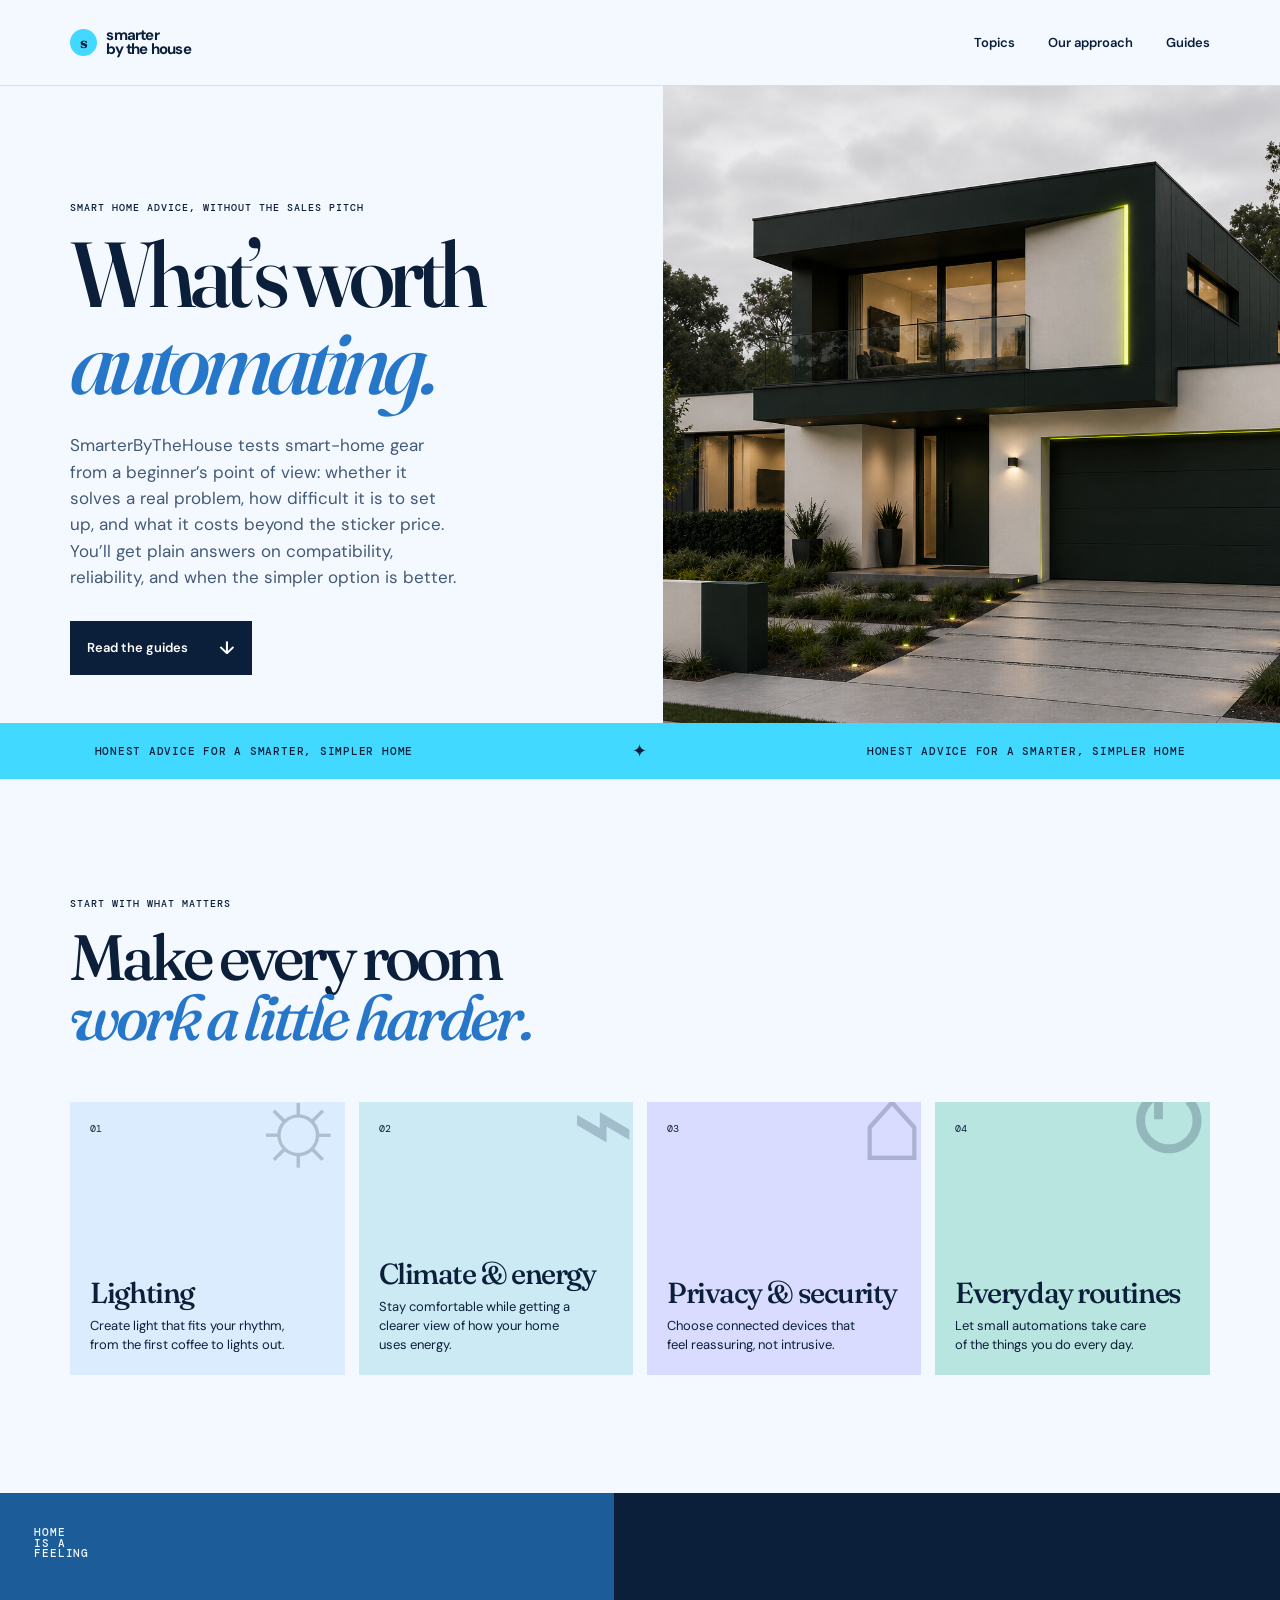
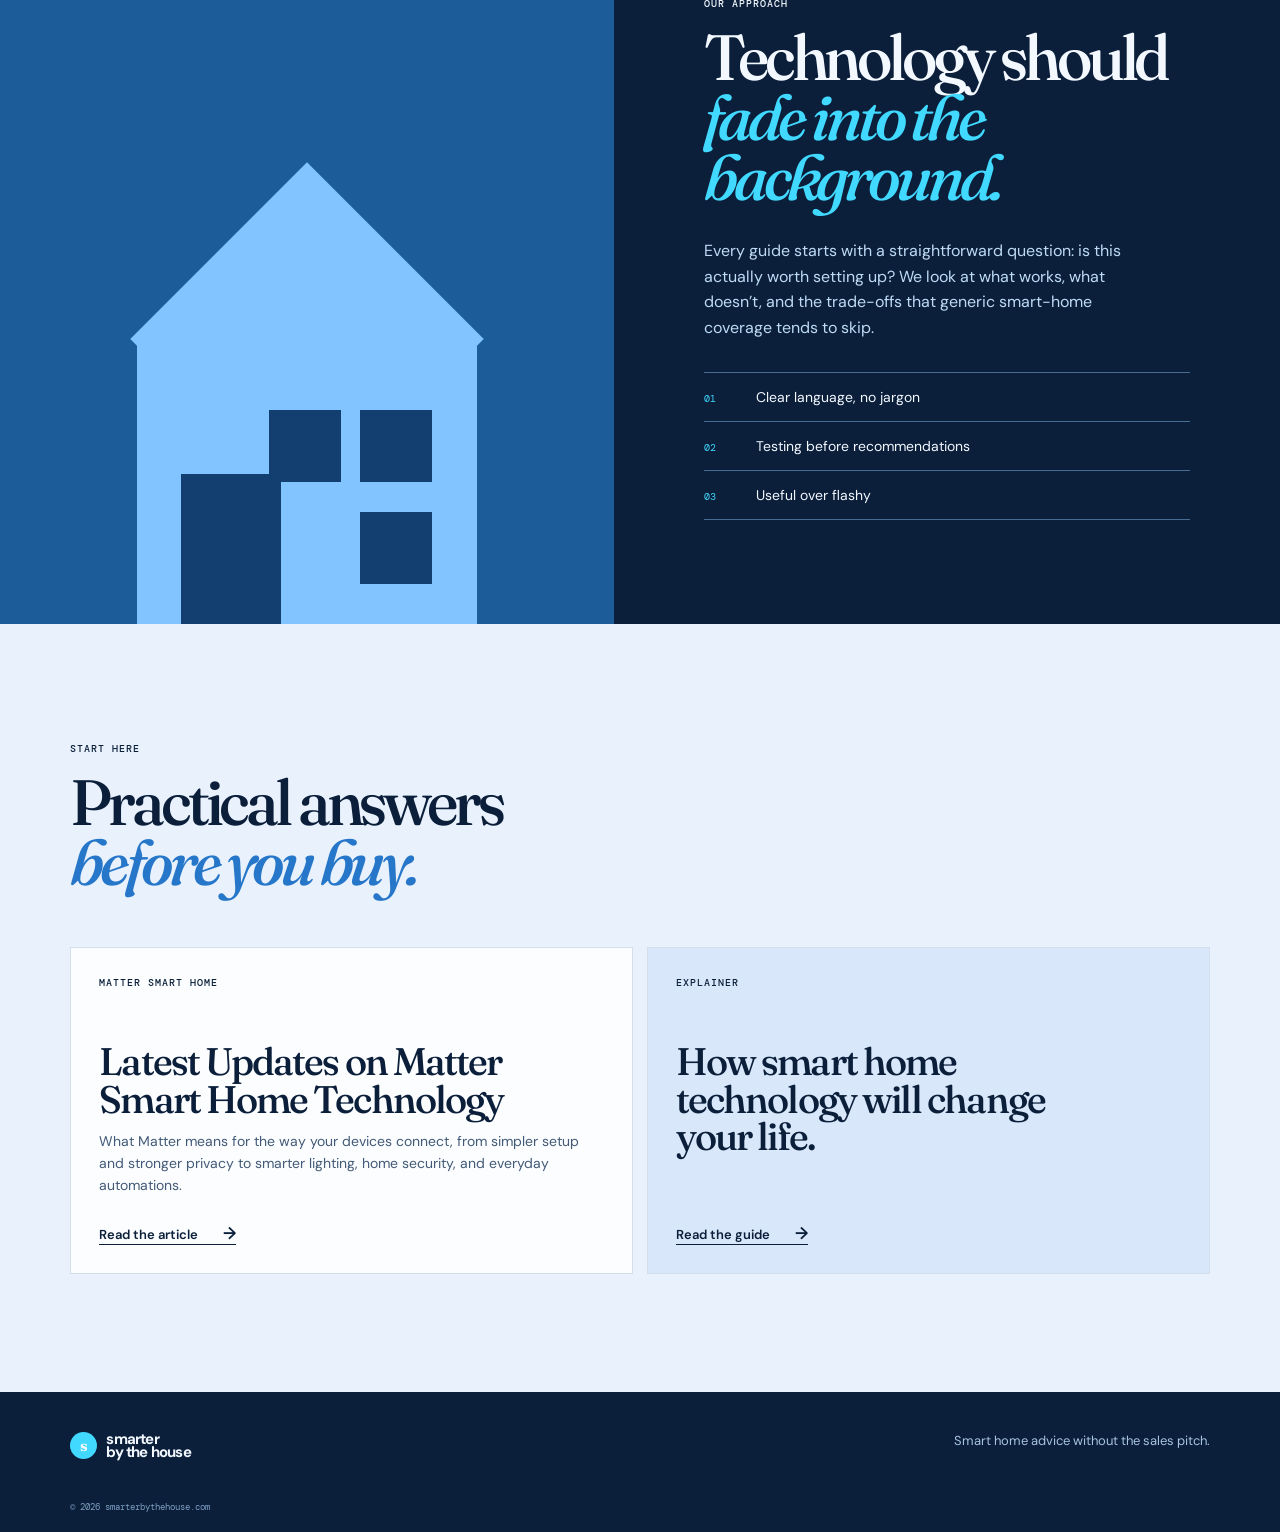
<file: index.html>
<!doctype html>
<html lang="en">
  <head>
    <!-- Google tag (gtag.js) -->
<script async src="https://www.googletagmanager.com/gtag/js?id=G-PKS8S3R6WM"></script>
<script>
  window.dataLayer = window.dataLayer || [];
  function gtag(){dataLayer.push(arguments);}
  gtag('js', new Date());

  gtag('config', 'G-PKS8S3R6WM');
</script>
    <meta charset="UTF-8" />
    <meta name="viewport" content="width=device-width, initial-scale=1.0" />
    <meta name="description" content="Practical, honest smart home advice on Matter, connected devices, automation, privacy, and what is worth setting up. Plain answers without the sales pitch." />
    <title>Practical Smart Home Advice | SmarterByTheHouse</title>
    <link rel="canonical" href="https://smarterbythehouse.com" />
    <link rel="alternate" hreflang="en" href="https://smarterbythehouse.com" />
    <meta name="robots" content="index, follow" />
    <link rel="preconnect" href="https://fonts.googleapis.com" />
    <link rel="preconnect" href="https://fonts.gstatic.com" crossorigin />
    <link href="https://fonts.googleapis.com/css2?family=DM+Mono:wght@400;500&family=DM+Sans:opsz,wght@9..40,400;9..40,500;9..40,600;9..40,700&family=Fraunces:opsz,wght@9..144,500;9..144,600&amp;display=swap" rel="stylesheet" />
    <link rel="stylesheet" href="styles.css" />
  </head>
  
  <body>
    <header class="site-header" id="top">
      <a class="brand" href="#top" aria-label="Smarter by the House home"><span class="brand-mark">S</span><span>smarter<br />by the house</span></a>
      <button class="menu-toggle" aria-label="Open navigation" aria-expanded="false"><span></span><span></span></button>
      <nav aria-label="Primary navigation">
        <a href="#topics">Topics</a>
        <a href="#approach">Our approach</a>
        <a href="#guides">Guides</a>
      </nav>
    </header>

    <main>
      <section class="hero" aria-labelledby="hero-title">
        <div class="hero-copy">
          <p class="eyebrow">SMART HOME ADVICE, WITHOUT THE SALES PITCH</p>
          <h1 id="hero-title">What&rsquo;s worth<br /><em>automating.</em></h1>
          <p class="hero-intro">SmarterByTheHouse tests smart-home gear from a beginner&rsquo;s point of view: whether it solves a real problem, how difficult it is to set up, and what it costs beyond the sticker price. You&rsquo;ll get plain answers on compatibility, reliability, and when the simpler option is better.</p>
          <a class="button" href="#guides">Read the guides <span aria-hidden="true">&darr;</span></a>
        </div>
        <div class="hero-visual" role="img" aria-label="Modern smart home exterior at dusk"></div>
      </section>

      <section class="intro-band">
        <p>HONEST ADVICE FOR A SMARTER, SIMPLER HOME</p>
        <span aria-hidden="true">&#10022;</span>
        <p>HONEST ADVICE FOR A SMARTER, SIMPLER HOME</p>
      </section>

      <section class="section topics" id="topics" aria-labelledby="topics-title">
        <div class="section-heading">
          <p class="eyebrow">START WITH WHAT MATTERS</p>
          <h2 id="topics-title">Make every room<br /><em>work a little harder.</em></h2>
        </div>
        <div class="topic-grid">
          <article class="topic-card topic-card--light"><span class="topic-number">01</span><h3>Lighting</h3><p>Create light that fits your rhythm, from the first coffee to lights out.</p><span class="topic-icon" aria-hidden="true">☼</span></article>
          <article class="topic-card topic-card--climate"><span class="topic-number">02</span><h3>Climate &amp; energy</h3><p>Stay comfortable while getting a clearer view of how your home uses energy.</p><span class="topic-icon" aria-hidden="true">⌁</span></article>
          <article class="topic-card topic-card--security"><span class="topic-number">03</span><h3>Privacy &amp; security</h3><p>Choose connected devices that feel reassuring, not intrusive.</p><span class="topic-icon" aria-hidden="true">⌂</span></article>
          <article class="topic-card topic-card--routines"><span class="topic-number">04</span><h3>Everyday routines</h3><p>Let small automations take care of the things you do every day.</p><span class="topic-icon" aria-hidden="true">↻</span></article>
        </div>
      </section>

      <section class="approach" id="approach" aria-labelledby="approach-title">
        <div class="approach-art" aria-hidden="true"><div class="home-shape"><i></i><i></i><i></i><i></i></div><span>HOME<br />IS A<br />FEELING</span></div>
        <div class="approach-copy">
          <p class="eyebrow">OUR APPROACH</p>
          <h2 id="approach-title">Technology should<br /><em>fade into the background.</em></h2>
          <p>Every guide starts with a straightforward question: is this actually worth setting up? We look at what works, what doesn&rsquo;t, and the trade-offs that generic smart-home coverage tends to skip.</p>
          <ul>
            <li><span>01</span> Clear language, no jargon</li>
            <li><span>02</span> Testing before recommendations</li>
            <li><span>03</span> Useful over flashy</li>
          </ul>
        </div>
      </section>

      <section class="guides section" id="guides" aria-labelledby="guides-title">
        <div class="section-heading">
          <p class="eyebrow">START HERE</p>
          <h2 id="guides-title">Practical answers<br /><em>before you buy.</em></h2>
        </div>
        <div class="guide-grid">
          <article class="guide-card">
            <p class="guide-type">MATTER SMART HOME</p>
            <h3>Latest Updates on Matter Smart Home Technology</h3>
            <p>What Matter means for the way your devices connect, from simpler setup and stronger privacy to smarter lighting, home security, and everyday automations.</p>
            <a href="matter-smart-home">Read the article <span aria-hidden="true">&rarr;</span></a>
          </article>
          <article class="guide-card">
            <p class="guide-type">EXPLAINER</p>
            <h3>How smart home technology will change your life.</h3>
            <a href="smart-home-technology-change-your-life">Read the guide <span aria-hidden="true">&rarr;</span></a>
          </article>
        </div>
      </section>
    </main>

    <footer>
      <a class="brand" href="#top"><span class="brand-mark">S</span><span>smarter<br />by the house</span></a>
      <p>Smart home advice without the sales pitch.</p>
      <small>&copy; 2026 smarterbythehouse.com</small>
    </footer>
    <script src="script.js"></script>
  </body>
</html>
</file>
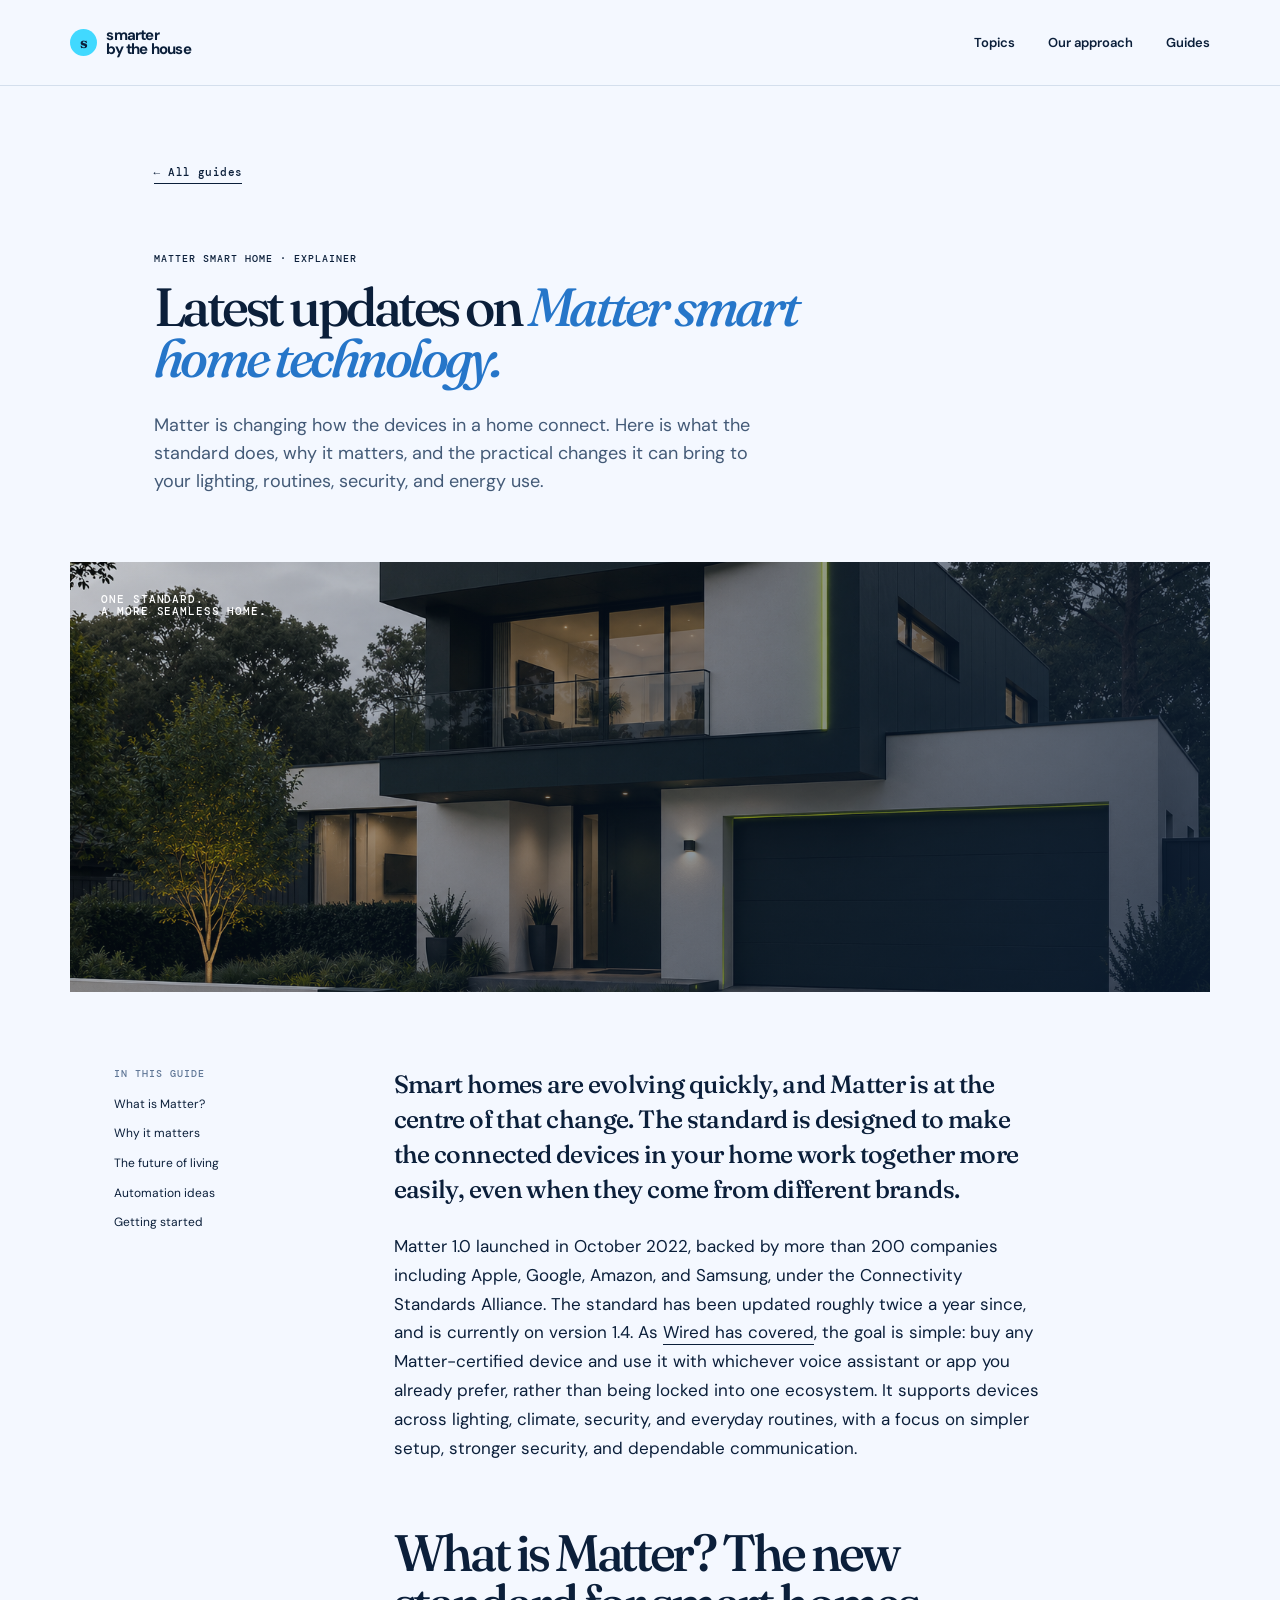
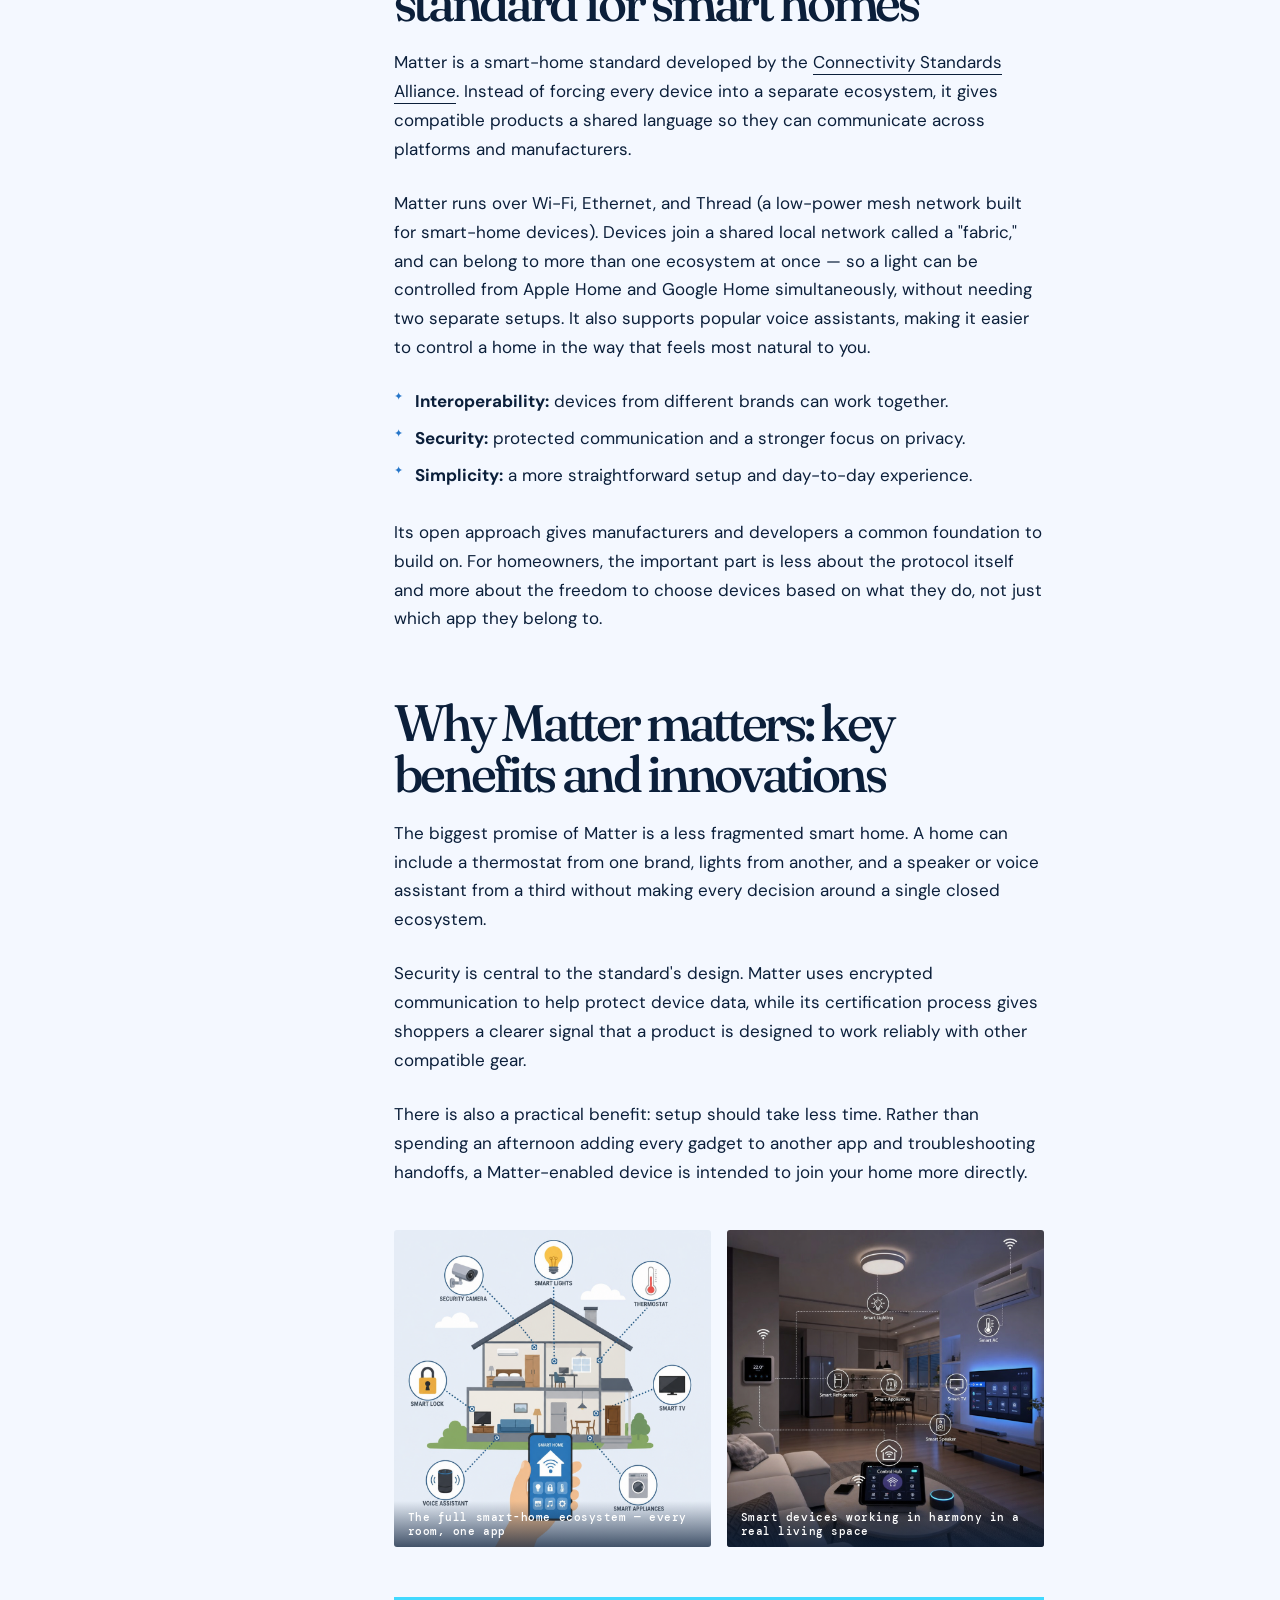
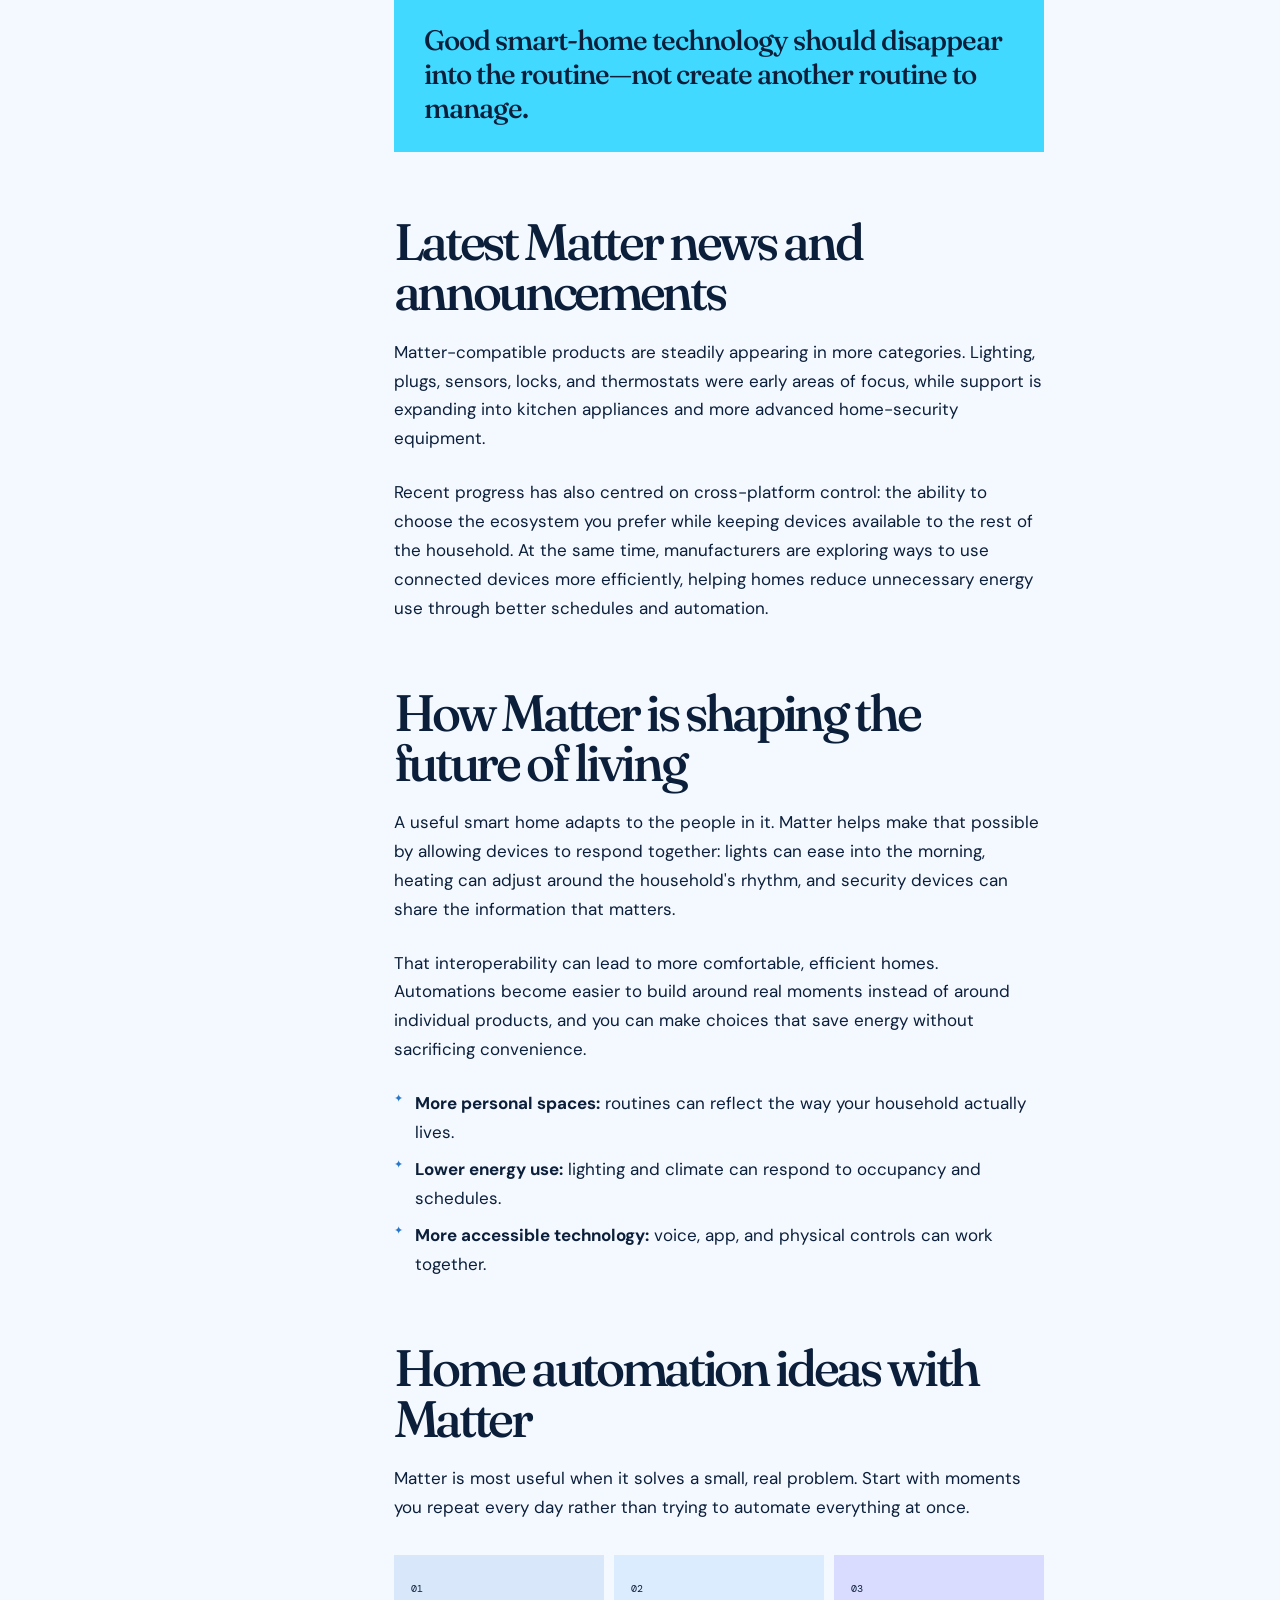
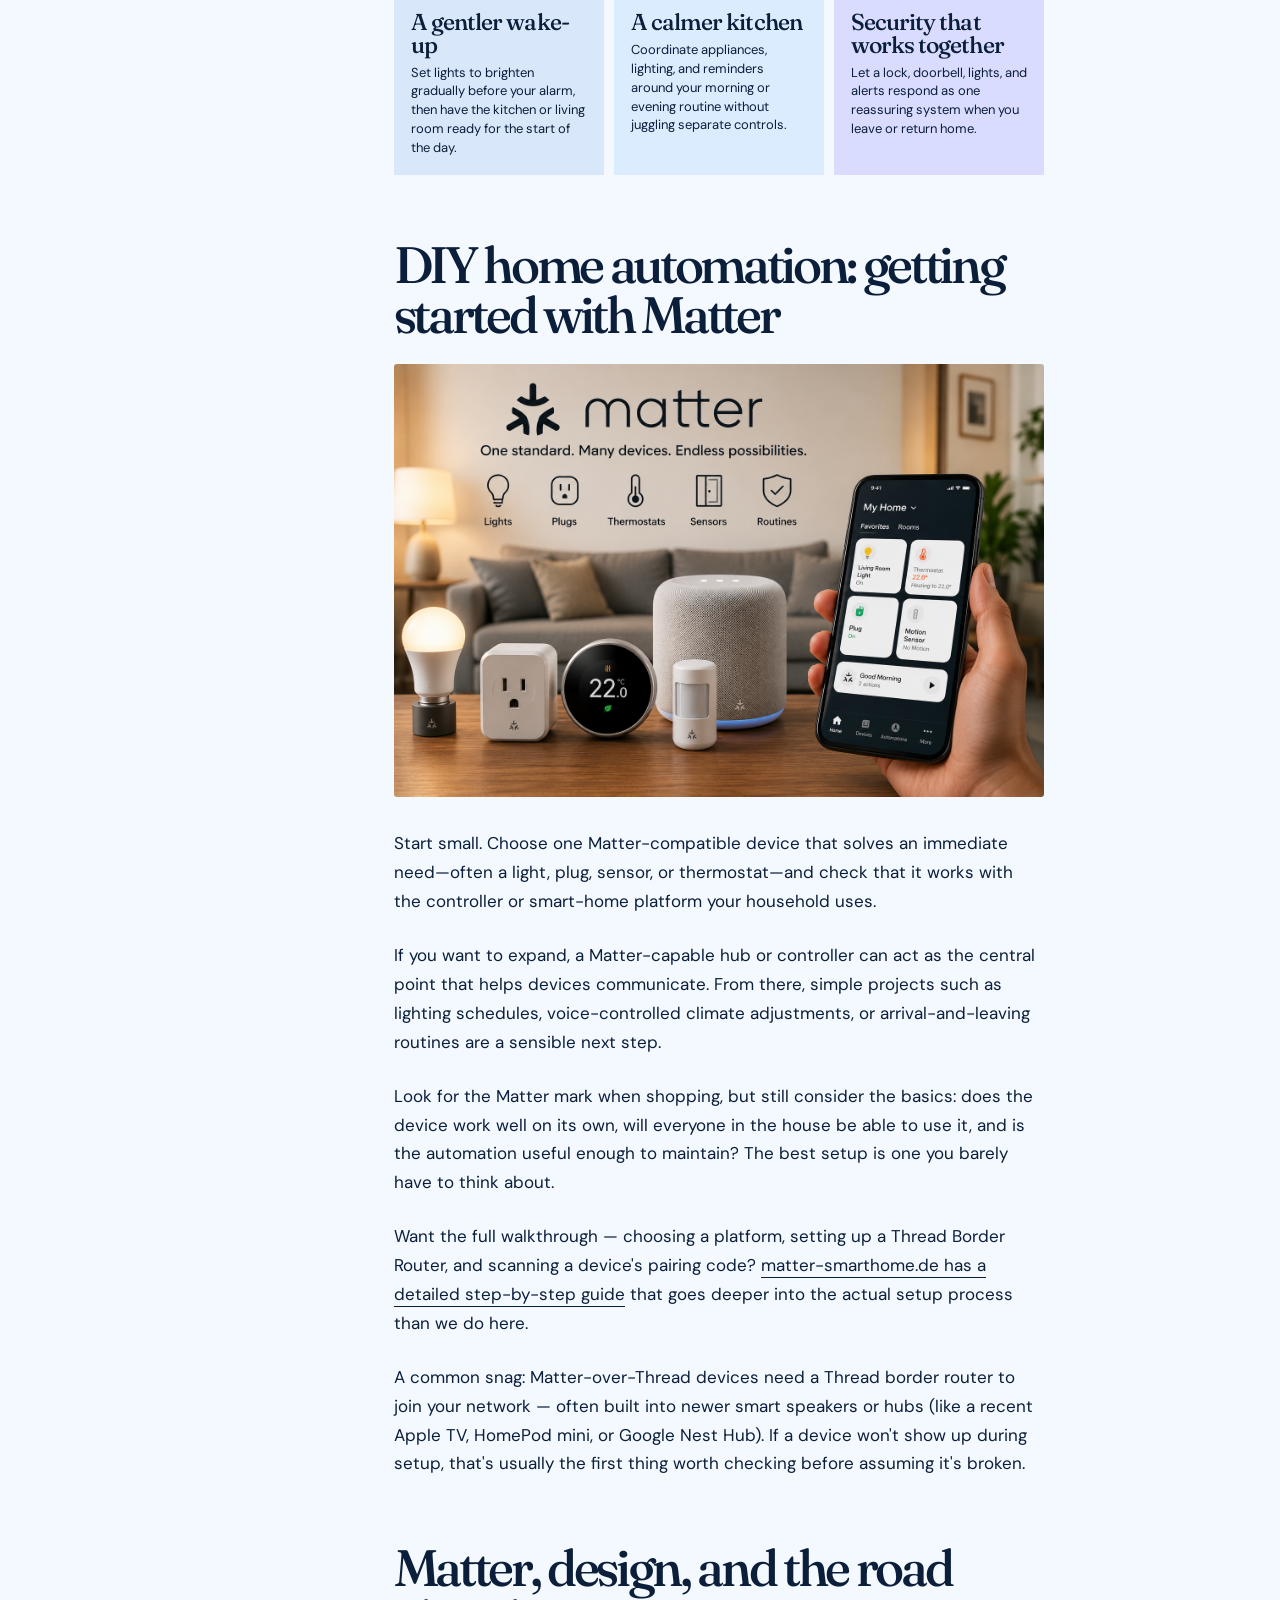
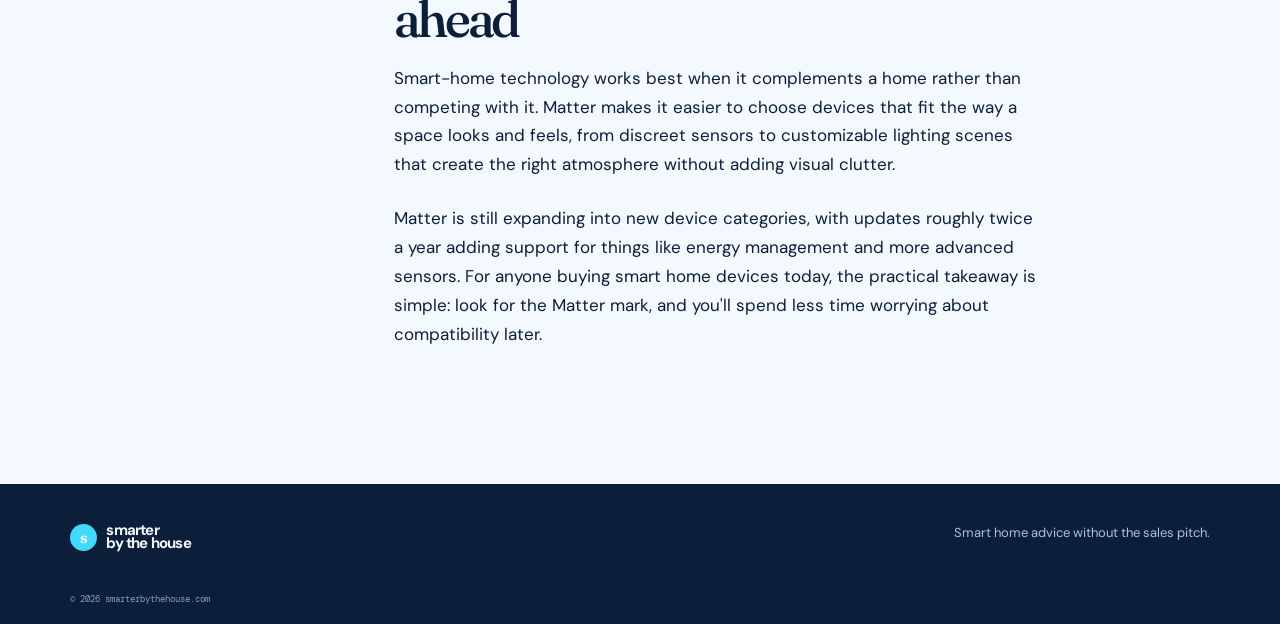
<file: matter-smart-home.html>
<!doctype html>
<html lang="en">
  <head>
    <!-- Google tag (gtag.js) -->
<script async src="https://www.googletagmanager.com/gtag/js?id=G-PKS8S3R6WM"></script>
<script>
  window.dataLayer = window.dataLayer || [];
  function gtag(){dataLayer.push(arguments);}
  gtag('js', new Date());

  gtag('config', 'G-PKS8S3R6WM');
</script>
    <meta charset="UTF-8" />
    <meta name="viewport" content="width=device-width, initial-scale=1.0" />
    <meta name="description" content="Stay updated with the latest in Matter smart home news. Discover how this revolutionary tech unifies home automation, enhancing security and interoperability." />
    <title>Matter Smart Home Explained | SmarterByTheHouse</title>
    <link rel="canonical" href="https://smarterbythehouse.com/matter-smart-home" />

    <meta property="og:type" content="article" />
    <meta property="og:title" content="Matter Smart Home: Latest News & Innovations | SmarterByTheHouse" />
    <meta property="og:description" content="Stay updated with the latest in Matter smart home news. Discover how this revolutionary tech unifies home automation, enhancing security and interoperability." />
    <meta property="og:url" content="https://smarterbythehouse.com/matter-smart-home" />

    <meta name="twitter:card" content="summary_large_image" />
    <meta name="twitter:title" content="Matter Smart Home: Latest News & Innovations | SmarterByTheHouse" />

    <script type="application/ld+json">
    {
      "@context": "https://schema.org",
      "@type": "BlogPosting",
      "headline": "Matter Smart Home: Latest News & Innovations",
      "description": "Stay updated with the latest in Matter smart home news.",
      "datePublished": "2026-07-29",
      "dateModified": "2026-07-30",
      "author": { "@type": "Person", "name": "Your Name" },
      "publisher": { "@type": "Organization", "name": "SmarterByTheHouse" }
    }
    </script>
    <link rel="preconnect" href="https://fonts.googleapis.com" />
    <link rel="preconnect" href="https://fonts.gstatic.com" crossorigin />
    <link href="https://fonts.googleapis.com/css2?family=DM+Mono:wght@400;500&amp;family=DM+Sans:opsz,wght@9..40,400;9..40,500;9..40,600;9..40,700&amp;family=Fraunces:opsz,wght@9..144,500;9..144,600&amp;display=swap" rel="stylesheet" />
    <link rel="stylesheet" href="styles.css" />
  </head>
  <body>
    <header class="site-header" id="top">
      <a class="brand" href="/" aria-label="Smarter by the House home"><span class="brand-mark">S</span><span>smarter<br />by the house</span></a>
      <button class="menu-toggle" aria-label="Open navigation" aria-expanded="false"><span></span><span></span></button>
      <nav aria-label="Primary navigation">
        <a href="/#topics">Topics</a>
        <a href="/#approach">Our approach</a>
        <a href="/#guides">Guides</a>
      </nav>
    </header>

    <main>
      <article class="article-page">
        <header class="article-hero">
          <a class="back-link" href="/#guides">&larr; All guides</a>
          <p class="eyebrow">MATTER SMART HOME &middot; EXPLAINER</p>
          <h1>Latest updates on <em>Matter smart home technology.</em></h1>
          <p class="article-dek">Matter is changing how the devices in a home connect. Here is what the standard does, why it matters, and the practical changes it can bring to your lighting, routines, security, and energy use.</p>
        </header>

        <div class="article-feature" role="img" aria-label="A connected smart home at dusk"><span>ONE STANDARD.<br />A MORE SEAMLESS HOME.</span></div>

        <div class="article-layout">
          <aside class="article-aside" aria-label="Article details">
            <p>IN THIS GUIDE</p>
            <a href="#what-is-matter">What is Matter?</a>
            <a href="#why-it-matters">Why it matters</a>
            <a href="#living">The future of living</a>
            <a href="#ideas">Automation ideas</a>
            <a href="#getting-started">Getting started</a>
          </aside>

          <div class="article-content">
            <p class="article-lead">Smart homes are evolving quickly, and Matter is at the centre of that change. The standard is designed to make the connected devices in your home work together more easily, even when they come from different brands.</p>
            <p>Matter 1.0 launched in October 2022, backed by more than 200 companies including Apple, Google, Amazon, and Samsung, under the Connectivity Standards Alliance. The standard has been updated roughly twice a year since, and is currently on version 1.4. As <a href="https://www.wired.com/story/what-is-matter/" rel="noopener" target="_blank">Wired has covered</a>, the goal is simple: buy any Matter-certified device and use it with whichever voice assistant or app you already prefer, rather than being locked into one ecosystem. It supports devices across lighting, climate, security, and everyday routines, with a focus on simpler setup, stronger security, and dependable communication.</p>

            <h2 id="what-is-matter">What is Matter? The new standard for smart homes</h2>
            <p>Matter is a smart-home standard developed by the <a href="https://csa-iot.org/all-solutions/matter/" rel="noopener" target="_blank">Connectivity Standards Alliance</a>. Instead of forcing every device into a separate ecosystem, it gives compatible products a shared language so they can communicate across platforms and manufacturers.</p>
            <p>Matter runs over Wi-Fi, Ethernet, and Thread (a low-power mesh network built for smart-home devices). Devices join a shared local network called a "fabric," and can belong to more than one ecosystem at once &mdash; so a light can be controlled from Apple Home and Google Home simultaneously, without needing two separate setups. It also supports popular voice assistants, making it easier to control a home in the way that feels most natural to you.</p>
            <ul>
              <li><strong>Interoperability:</strong> devices from different brands can work together.</li>
              <li><strong>Security:</strong> protected communication and a stronger focus on privacy.</li>
              <li><strong>Simplicity:</strong> a more straightforward setup and day-to-day experience.</li>
            </ul>
            <p>Its open approach gives manufacturers and developers a common foundation to build on. For homeowners, the important part is less about the protocol itself and more about the freedom to choose devices based on what they do, not just which app they belong to.</p>

            <h2 id="why-it-matters">Why Matter matters: key benefits and innovations</h2>
            <p>The biggest promise of Matter is a less fragmented smart home. A home can include a thermostat from one brand, lights from another, and a speaker or voice assistant from a third without making every decision around a single closed ecosystem.</p>
            <p>Security is central to the standard's design. Matter uses encrypted communication to help protect device data, while its certification process gives shoppers a clearer signal that a product is designed to work reliably with other compatible gear.</p>
            <p>There is also a practical benefit: setup should take less time. Rather than spending an afternoon adding every gadget to another app and troubleshooting handoffs, a Matter-enabled device is intended to join your home more directly.</p>


            <div class="article-showcase">
              <figure class="article-showcase-fig">
                <img src="assets/smart-home-ecosystem.png" alt="Smart home ecosystem diagram showing connected devices — smart lights, thermostat, security camera, smart lock, smart TV, smart appliances and voice assistant — all linked to a central smartphone app" loading="lazy" />
                <figcaption>The full smart-home ecosystem &mdash; every room, one app</figcaption>
              </figure>
              <figure class="article-showcase-fig">
                <img src="assets/connected-smart-home.png" alt="Modern living room with smart home devices connected via a control hub, including smart lighting, refrigerator, appliances, TV, speaker and AC" loading="lazy" />
                <figcaption>Smart devices working in harmony in a real living space</figcaption>
              </figure>
            </div>

            <blockquote>Good smart-home technology should disappear into the routine&mdash;not create another routine to manage.</blockquote>

            <h2>Latest Matter news and announcements</h2>
            <p>Matter-compatible products are steadily appearing in more categories. Lighting, plugs, sensors, locks, and thermostats were early areas of focus, while support is expanding into kitchen appliances and more advanced home-security equipment.</p>
            <p>Recent progress has also centred on cross-platform control: the ability to choose the ecosystem you prefer while keeping devices available to the rest of the household. At the same time, manufacturers are exploring ways to use connected devices more efficiently, helping homes reduce unnecessary energy use through better schedules and automation.</p>

            <h2 id="living">How Matter is shaping the future of living</h2>
            <p>A useful smart home adapts to the people in it. Matter helps make that possible by allowing devices to respond together: lights can ease into the morning, heating can adjust around the household's rhythm, and security devices can share the information that matters.</p>
            <p>That interoperability can lead to more comfortable, efficient homes. Automations become easier to build around real moments instead of around individual products, and you can make choices that save energy without sacrificing convenience.</p>
            <ul>
              <li><strong>More personal spaces:</strong> routines can reflect the way your household actually lives.</li>
              <li><strong>Lower energy use:</strong> lighting and climate can respond to occupancy and schedules.</li>
              <li><strong>More accessible technology:</strong> voice, app, and physical controls can work together.</li>
            </ul>

            <h2 id="ideas">Home automation ideas with Matter</h2>
            <p>Matter is most useful when it solves a small, real problem. Start with moments you repeat every day rather than trying to automate everything at once.</p>
            <div class="idea-grid">
              <section><span>01</span><h3>A gentler wake-up</h3><p>Set lights to brighten gradually before your alarm, then have the kitchen or living room ready for the start of the day.</p></section>
              <section><span>02</span><h3>A calmer kitchen</h3><p>Coordinate appliances, lighting, and reminders around your morning or evening routine without juggling separate controls.</p></section>
              <section><span>03</span><h3>Security that works together</h3><p>Let a lock, doorbell, lights, and alerts respond as one reassuring system when you leave or return home.</p></section>
            </div>

            <h2 id="getting-started">DIY home automation: getting started with Matter</h2>
            <figure class="article-matter-img">
              <img src="assets/ChatGPT Image Jul 29, 2026, 10_33_32 PM.png" alt="Matter smart home standard — one standard, many devices including lights, plugs, thermostats, sensors and routines, all controlled from a smartphone app" loading="lazy" />
            </figure>
            <p>Start small. Choose one Matter-compatible device that solves an immediate need&mdash;often a light, plug, sensor, or thermostat&mdash;and check that it works with the controller or smart-home platform your household uses.</p>
            <p>If you want to expand, a Matter-capable hub or controller can act as the central point that helps devices communicate. From there, simple projects such as lighting schedules, voice-controlled climate adjustments, or arrival-and-leaving routines are a sensible next step.</p>
            <p>Look for the Matter mark when shopping, but still consider the basics: does the device work well on its own, will everyone in the house be able to use it, and is the automation useful enough to maintain? The best setup is one you barely have to think about.</p>
            <p>Want the full walkthrough &mdash; choosing a platform, setting up a Thread Border Router, and scanning a device's pairing code? <a href="https://matter-smarthome.de/en/practice/how-to-set-up-a-smart-home-with-matter-step-by-step/" rel="noopener" target="_blank">matter-smarthome.de has a detailed step-by-step guide</a> that goes deeper into the actual setup process than we do here.</p>

            <p>A common snag: Matter-over-Thread devices need a Thread border router to join your network &mdash; often built into newer smart speakers or hubs (like a recent Apple TV, HomePod mini, or Google Nest Hub). If a device won't show up during setup, that's usually the first thing worth checking before assuming it's broken.</p>

            <h2>Matter, design, and the road ahead</h2>
            <p>Smart-home technology works best when it complements a home rather than competing with it. Matter makes it easier to choose devices that fit the way a space looks and feels, from discreet sensors to customizable lighting scenes that create the right atmosphere without adding visual clutter.</p>
            <p>Matter is still expanding into new device categories, with updates roughly twice a year adding support for things like energy management and more advanced sensors. For anyone buying smart home devices today, the practical takeaway is simple: look for the Matter mark, and you'll spend less time worrying about compatibility later.</p>
          </div>
        </div>
      </article>
    </main>

    <footer>
      <a class="brand" href="/"><span class="brand-mark">S</span><span>smarter<br />by the house</span></a>
      <p>Smart home advice without the sales pitch.</p>
      <small>&copy; 2026 smarterbythehouse.com</small>
    </footer>
    <script src="script.js"></script>
  </body>
</html>
</file>
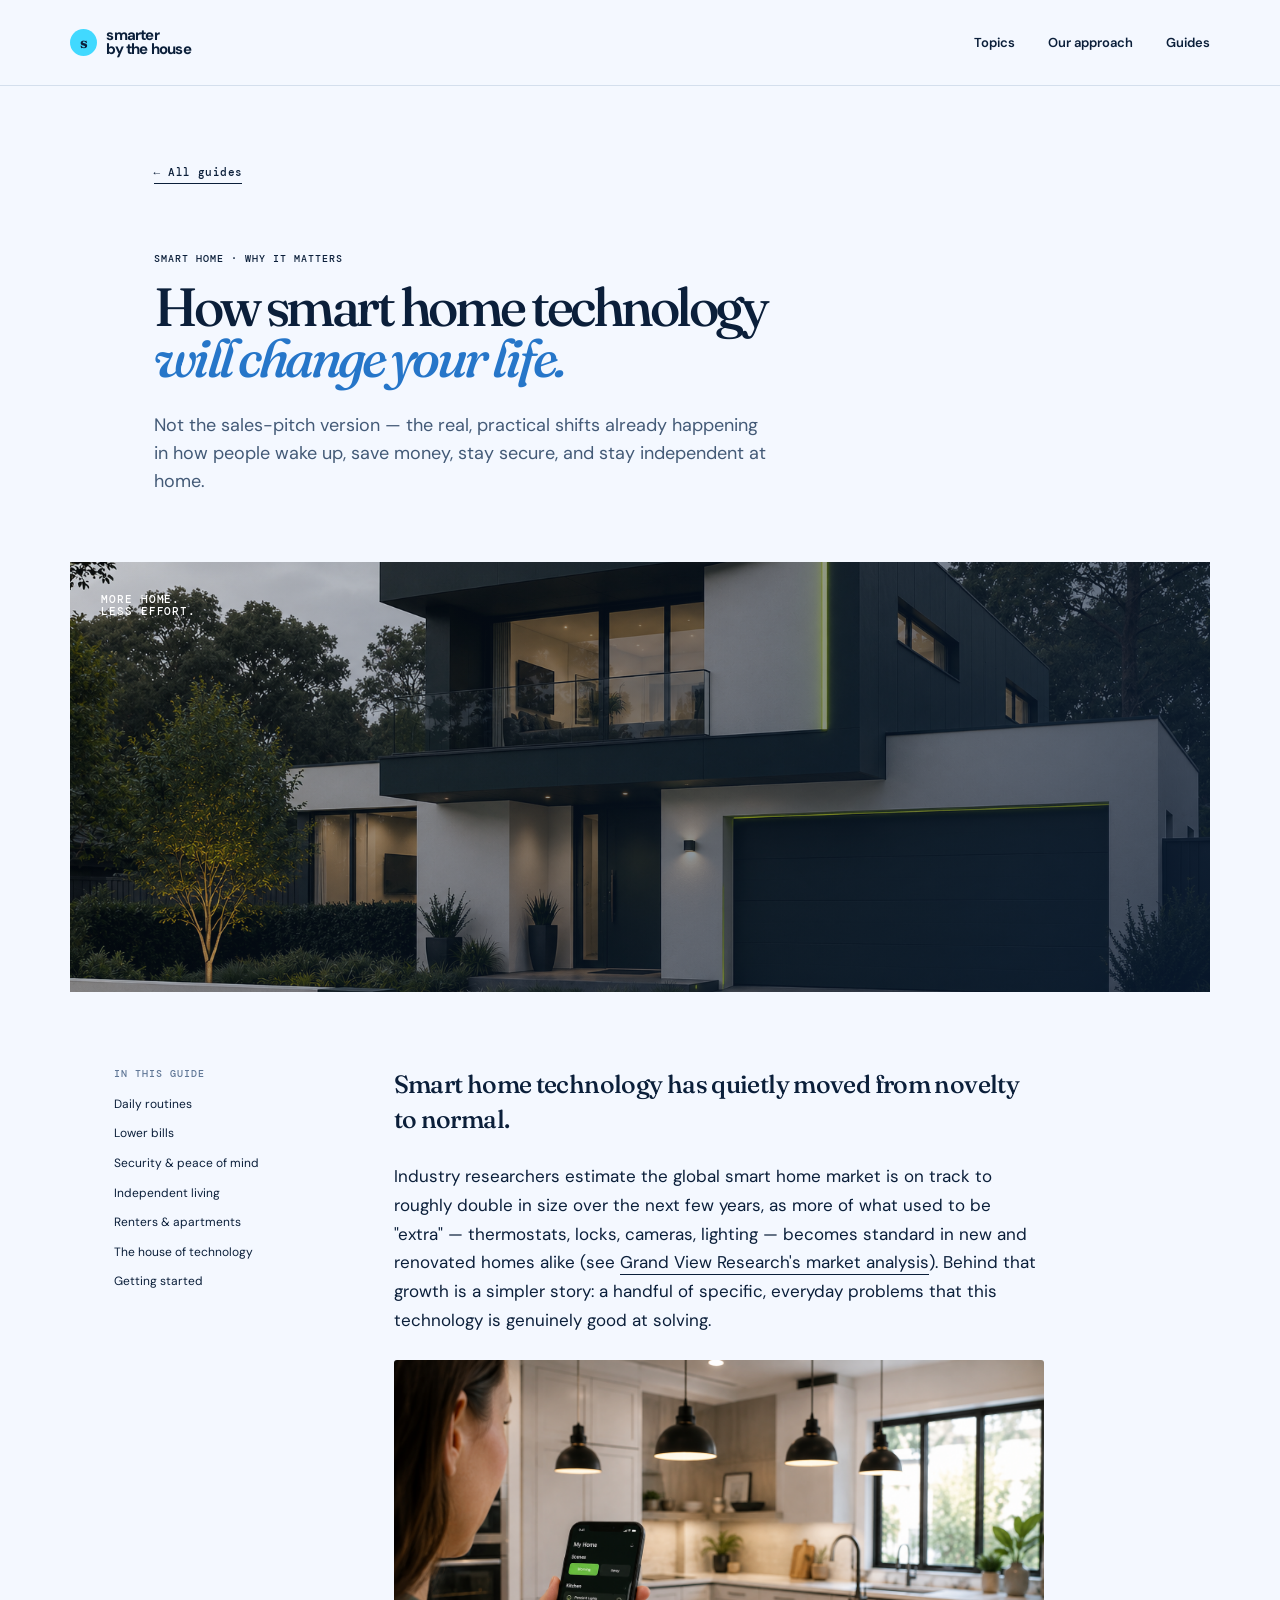
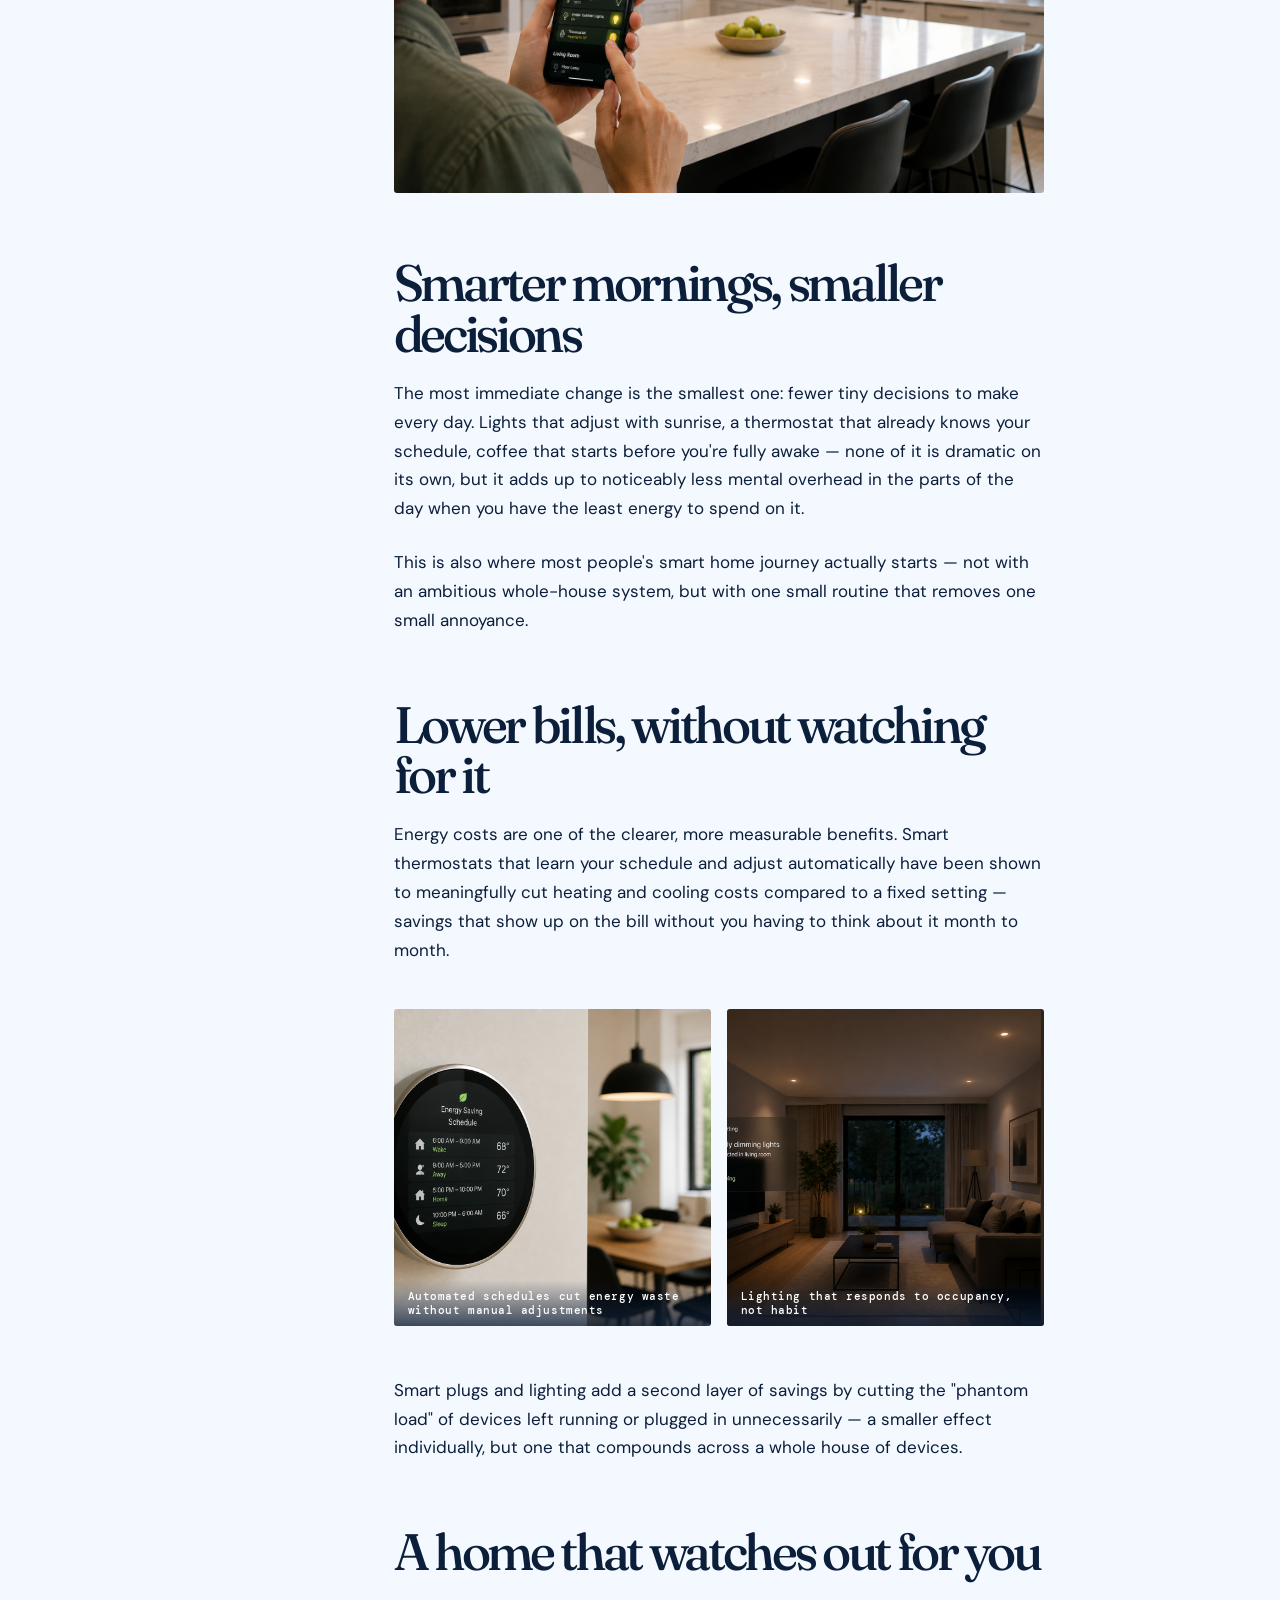
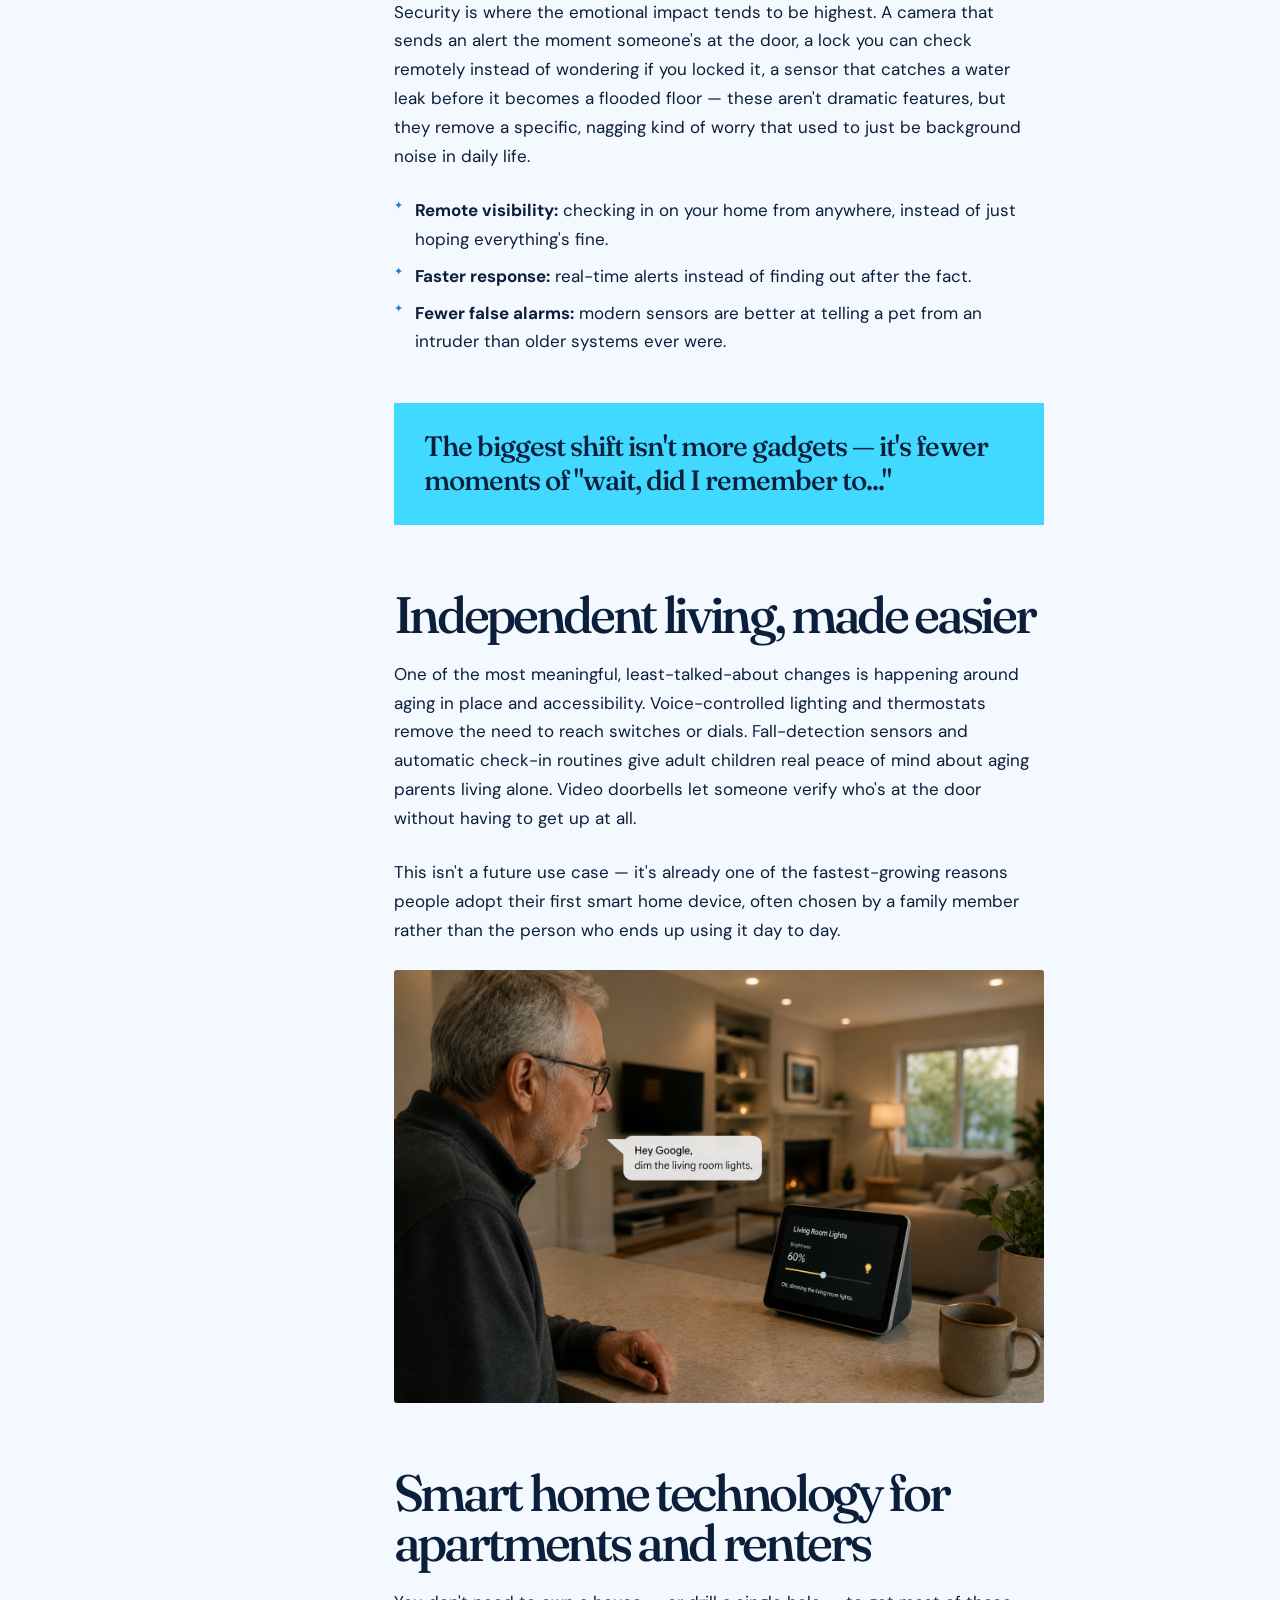
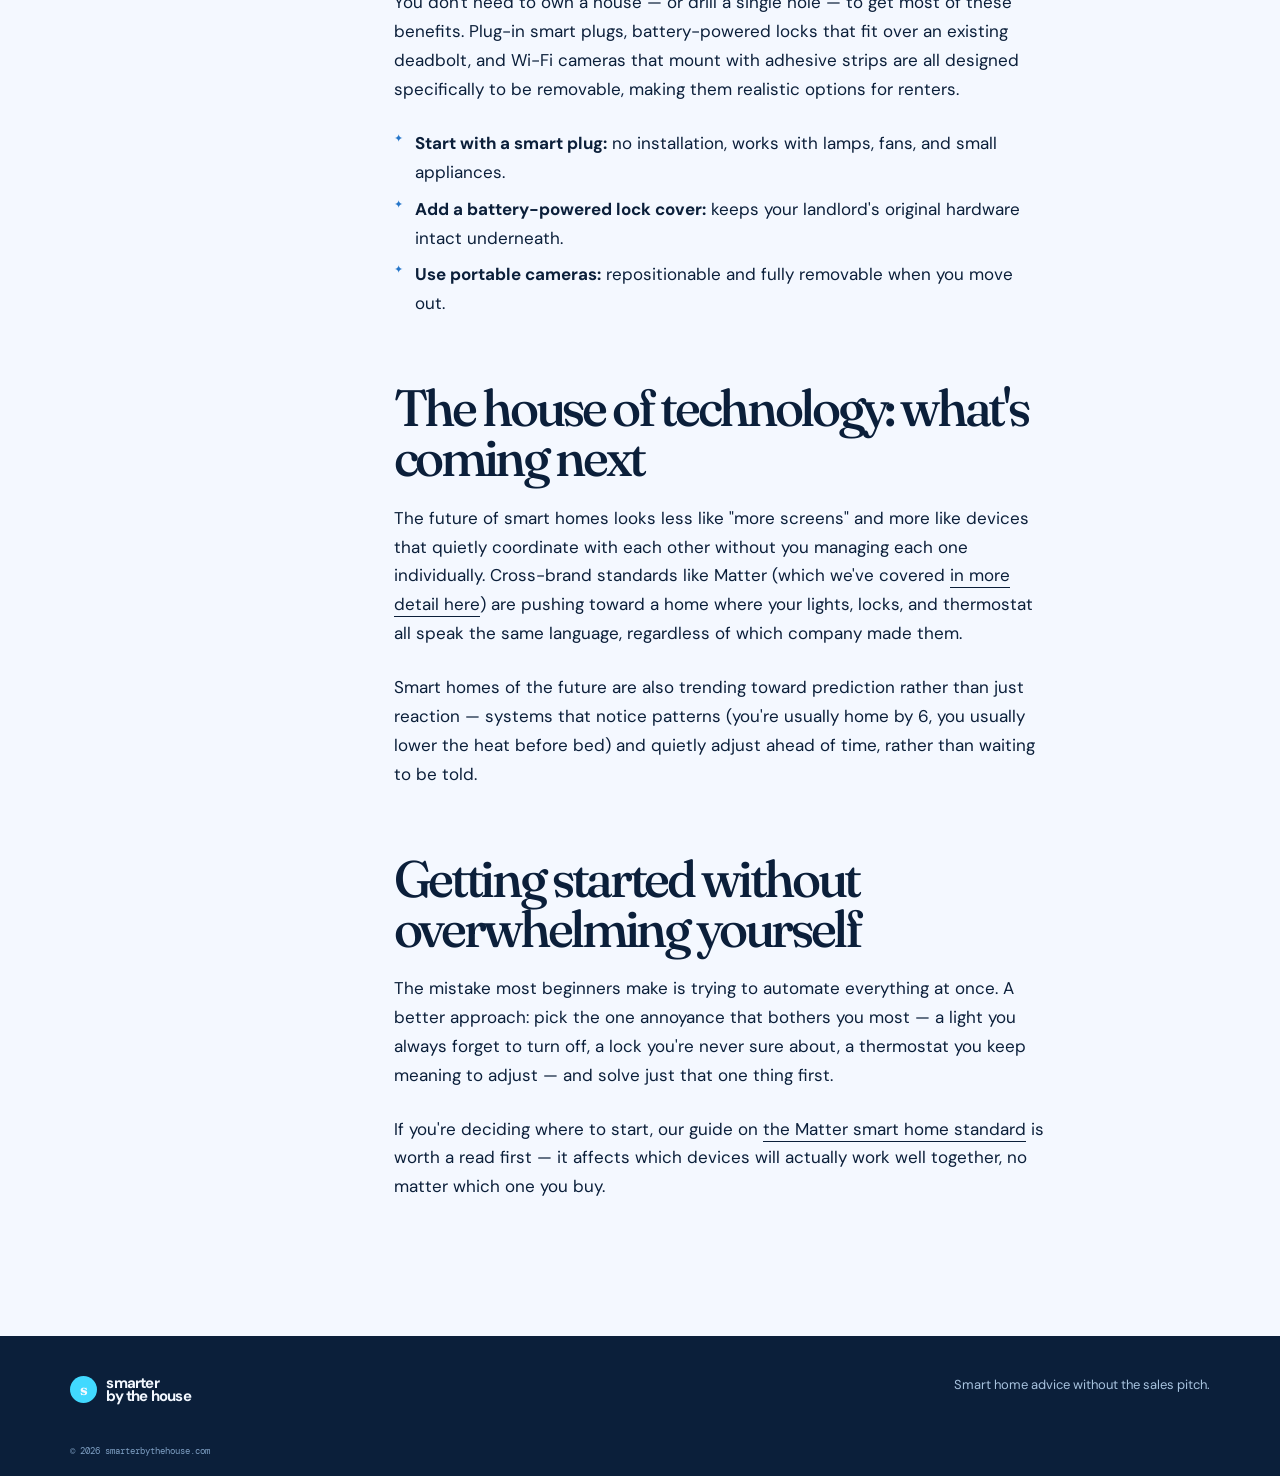
<file: smart-home-technology-change-your-life.html>
<!doctype html>
<html lang="en">
  <head>
    <!-- Google tag (gtag.js) -->
    <script async src="https://www.googletagmanager.com/gtag/js?id=G-PKS8S3R6WM"></script>
    <script>
      window.dataLayer = window.dataLayer || [];
      function gtag(){dataLayer.push(arguments);}
      gtag('js', new Date());
      gtag('config', 'G-PKS8S3R6WM');
    </script>

    <meta charset="UTF-8" />
    <meta name="viewport" content="width=device-width, initial-scale=1.0" />

    <!-- Title kept under ~580px / ~55 characters -->
    <title>How Smart Home Technology Will Change Your Life</title>
    <meta name="description" content="Smart home technology is reshaping daily routines, energy bills, security, and independent living. Here's what's actually changing, and what's next." />
    <link rel="canonical" href="https://smarterbythehouse.com/smart-home-technology-change-your-life" />

    <meta property="og:type" content="article" />
    <meta property="og:title" content="How Smart Home Technology Will Change Your Life" />
    <meta property="og:description" content="Smart home technology is reshaping daily routines, energy bills, security, and independent living. Here's what's actually changing, and what's next." />
    <meta property="og:url" content="https://smarterbythehouse.com/smart-home-technology-change-your-life" />

    <meta name="twitter:card" content="summary_large_image" />
    <meta name="twitter:title" content="How Smart Home Technology Will Change Your Life" />

    <script type="application/ld+json">
    {
      "@context": "https://schema.org",
      "@type": "BlogPosting",
      "headline": "How Smart Home Technology Will Change Your Life",
      "description": "Smart home technology is reshaping daily routines, energy bills, security, and independent living.",
      "datePublished": "2026-08-01",
      "dateModified": "2026-08-01",
      "author": { "@type": "Person", "name": "Your Name" },
      "publisher": { "@type": "Organization", "name": "SmarterByTheHouse" }
    }
    </script>

    <link rel="preconnect" href="https://fonts.googleapis.com" />
    <link rel="preconnect" href="https://fonts.gstatic.com" crossorigin />
    <link href="https://fonts.googleapis.com/css2?family=DM+Mono:wght@400;500&family=DM+Sans:opsz,wght@9..40,400;9..40,500;9..40,600;9..40,700&family=Fraunces:opsz,wght@9..144,500;9..144,600&display=swap" rel="stylesheet" />
    <link rel="stylesheet" href="styles.css" />
  </head>
  <body>
    <header class="site-header" id="top">
      <a class="brand" href="/" aria-label="Smarter by the House home"><span class="brand-mark">S</span><span>smarter<br />by the house</span></a>
      <button class="menu-toggle" aria-label="Open navigation" aria-expanded="false"><span></span><span></span></button>
      <nav aria-label="Primary navigation">
        <a href="/#topics">Topics</a>
        <a href="/#approach">Our approach</a>
        <a href="/#guides">Guides</a>
      </nav>
    </header>

    <main>
      <article class="article-page">
        <header class="article-hero">
          <a class="back-link" href="/#guides">&larr; All guides</a>
          <p class="eyebrow">SMART HOME &middot; WHY IT MATTERS</p>
          <h1>How smart home technology <em>will change your life.</em></h1>
          <p class="article-dek">Not the sales-pitch version — the real, practical shifts already happening in how people wake up, save money, stay secure, and stay independent at home.</p>
        </header>

        <div class="article-feature" role="img" aria-label="A bright, modern smart-connected living room">
          <span>MORE HOME.<br />LESS EFFORT.</span>
        </div>

        <div class="article-layout">
          <aside class="article-aside" aria-label="Article details">
            <p>IN THIS GUIDE</p>
            <a href="#mornings">Daily routines</a>
            <a href="#bills">Lower bills</a>
            <a href="#security">Security &amp; peace of mind</a>
            <a href="#independent-living">Independent living</a>
            <a href="#renters">Renters &amp; apartments</a>
            <a href="#future">The house of technology</a>
            <a href="#getting-started">Getting started</a>
          </aside>

          <div class="article-content">
            <p class="article-lead">Smart home technology has quietly moved from novelty to normal.</p>

            <p>Industry researchers estimate the global smart home market is on track to roughly double in size over the next few years, as more of what used to be "extra" — thermostats, locks, cameras, lighting — becomes standard in new and renovated homes alike (see <a href="https://www.grandviewresearch.com/industry-analysis/smart-homes-industry" rel="noopener">Grand View Research's market analysis</a>). Behind that growth is a simpler story: a handful of specific, everyday problems that this technology is genuinely good at solving.</p>

            <!-- IMAGE PLACEHOLDER 1: hero-adjacent lifestyle shot.
                 Suggested: a simple, uncluttered shot of a phone controlling
                 a home app, or a smart speaker/display on a kitchen counter.
                 Replace assets/placeholder-overview.jpg with a real image. -->
            <figure class="article-matter-img">
              <img src="assets/smart_home_control.png" alt="Person adjusting smart home controls from a phone app in a bright kitchen" loading="lazy" />
            </figure>

            <h2 id="mornings">Smarter mornings, smaller decisions</h2>
            <p>The most immediate change is the smallest one: fewer tiny decisions to make every day. Lights that adjust with sunrise, a thermostat that already knows your schedule, coffee that starts before you're fully awake — none of it is dramatic on its own, but it adds up to noticeably less mental overhead in the parts of the day when you have the least energy to spend on it.</p>
            <p>This is also where most people's smart home journey actually starts — not with an ambitious whole-house system, but with one small routine that removes one small annoyance.</p>

            <h2 id="bills">Lower bills, without watching for it</h2>
            <p>Energy costs are one of the clearer, more measurable benefits. Smart thermostats that learn your schedule and adjust automatically have been shown to meaningfully cut heating and cooling costs compared to a fixed setting — savings that show up on the bill without you having to think about it month to month.</p>

            <!-- IMAGE PLACEHOLDER 2: energy/thermostat related.
                 Suggested: a smart thermostat on a wall, or a simple
                 chart/graphic showing energy usage. -->
            <figure class="article-showcase">
              <div class="article-showcase-fig">
                <img src="assets/thermostat_on_wall.png" alt="Smart thermostat mounted on a wall displaying an energy-saving schedule" loading="lazy" />
                <figcaption>Automated schedules cut energy waste without manual adjustments</figcaption>
              </div>
              <div class="article-showcase-fig">
                <img src="assets/smart_lighting_room.png" alt="Smart lighting automatically dimming in an empty room to save energy" loading="lazy" />
                <figcaption>Lighting that responds to occupancy, not habit</figcaption>
              </div>
            </figure>

            <p>Smart plugs and lighting add a second layer of savings by cutting the "phantom load" of devices left running or plugged in unnecessarily — a smaller effect individually, but one that compounds across a whole house of devices.</p>

            <h2 id="security">A home that watches out for you</h2>
            <p>Security is where the emotional impact tends to be highest. A camera that sends an alert the moment someone's at the door, a lock you can check remotely instead of wondering if you locked it, a sensor that catches a water leak before it becomes a flooded floor — these aren't dramatic features, but they remove a specific, nagging kind of worry that used to just be background noise in daily life.</p>
            <ul>
              <li><strong>Remote visibility:</strong> checking in on your home from anywhere, instead of just hoping everything's fine.</li>
              <li><strong>Faster response:</strong> real-time alerts instead of finding out after the fact.</li>
              <li><strong>Fewer false alarms:</strong> modern sensors are better at telling a pet from an intruder than older systems ever were.</li>
            </ul>

            <blockquote>The biggest shift isn't more gadgets — it's fewer moments of "wait, did I remember to..."</blockquote>

            <h2 id="independent-living">Independent living, made easier</h2>
            <p>One of the most meaningful, least-talked-about changes is happening around aging in place and accessibility. Voice-controlled lighting and thermostats remove the need to reach switches or dials. Fall-detection sensors and automatic check-in routines give adult children real peace of mind about aging parents living alone. Video doorbells let someone verify who's at the door without having to get up at all.</p>
            <p>This isn't a future use case — it's already one of the fastest-growing reasons people adopt their first smart home device, often chosen by a family member rather than the person who ends up using it day to day.</p>

            <!-- IMAGE PLACEHOLDER 3: accessibility/independent living.
                 Suggested: an older adult using a voice assistant or
                 simple smart display, in a warm, non-clinical setting. -->
            <figure class="article-matter-img">
              <img src="assets/adjust_lighting_home.png" alt="Older adult using a voice-controlled smart display to adjust home lighting" loading="lazy" />
            </figure>

            <h2 id="renters">Smart home technology for apartments and renters</h2>
            <p>You don't need to own a house — or drill a single hole — to get most of these benefits. Plug-in smart plugs, battery-powered locks that fit over an existing deadbolt, and Wi-Fi cameras that mount with adhesive strips are all designed specifically to be removable, making them realistic options for renters.</p>
            <ul>
              <li><strong>Start with a smart plug:</strong> no installation, works with lamps, fans, and small appliances.</li>
              <li><strong>Add a battery-powered lock cover:</strong> keeps your landlord's original hardware intact underneath.</li>
              <li><strong>Use portable cameras:</strong> repositionable and fully removable when you move out.</li>
            </ul>

            <h2 id="future">The house of technology: what's coming next</h2>
            <p>The future of smart homes looks less like "more screens" and more like devices that quietly coordinate with each other without you managing each one individually. Cross-brand standards like Matter (which we've covered <a href="/matter-smart-home">in more detail here</a>) are pushing toward a home where your lights, locks, and thermostat all speak the same language, regardless of which company made them.</p>
            <p>Smart homes of the future are also trending toward prediction rather than just reaction — systems that notice patterns (you're usually home by 6, you usually lower the heat before bed) and quietly adjust ahead of time, rather than waiting to be told.</p>

            <h2 id="getting-started">Getting started without overwhelming yourself</h2>
            <p>The mistake most beginners make is trying to automate everything at once. A better approach: pick the one annoyance that bothers you most — a light you always forget to turn off, a lock you're never sure about, a thermostat you keep meaning to adjust — and solve just that one thing first.</p>
            <p>If you're deciding where to start, our guide on <a href="/matter-smart-home">the Matter smart home standard</a> is worth a read first — it affects which devices will actually work well together, no matter which one you buy.</p>
          </div>
        </div>
      </article>
    </main>

    <footer>
      <a class="brand" href="/"><span class="brand-mark">S</span><span>smarter<br />by the house</span></a>
      <p>Smart home advice without the sales pitch.</p>
      <small>&copy; 2026 smarterbythehouse.com</small>
    </footer>
    <script src="script.js"></script>
  </body>
</html>
</file>
<file: styles.css>
:root { --ink: #0b1f3a; --paper: #f4f8ff; --acid: #41d9ff; --orange: #5d7cff; --muted: #566b85; --line: #d4dfed; }
* { box-sizing: border-box; }
html { scroll-behavior: smooth; }
body { margin: 0; background: var(--paper); color: var(--ink); font-family: "DM Sans", sans-serif; }
a { color: inherit; text-decoration: none; }
.site-header { height: 86px; padding: 0 clamp(1.5rem, 5.5vw, 5.5rem); display: flex; align-items: center; justify-content: space-between; border-bottom: 1px solid var(--line); }
.brand { display: flex; align-items: center; gap: 9px; width: fit-content; font-size: 15px; font-weight: 700; line-height: .88; letter-spacing: -.8px; text-transform: lowercase; }
.brand-mark { width: 27px; height: 27px; display: grid; place-items: center; border-radius: 50%; background: var(--acid); font-family: Fraunces, serif; font-size: 15px; }
nav { display: flex; gap: 33px; font-size: 13px; font-weight: 600; }
nav a { padding: 7px 0; border-bottom: 1px solid transparent; } nav a:hover { border-color: var(--ink); }
.menu-toggle { display: none; }
.hero { min-height: 620px; display: grid; grid-template-columns: 49% 51%; padding-left: clamp(1.5rem, 5.5vw, 5.5rem); }
.hero-copy { padding: clamp(4.5rem, 9vw, 8rem) 3rem 3rem 0; display: flex; flex-direction: column; align-items: flex-start; justify-content: center; }
.eyebrow { margin: 0 0 17px; font: 500 10px "DM Mono", monospace; letter-spacing: .1em; }
h1, h2 { margin: 0; font-family: Fraunces, Georgia, serif; font-weight: 500; letter-spacing: -.065em; line-height: .94; }
h1 { font-size: clamp(3.9rem, 7.2vw, 7rem); } h1 em, h2 em { font-style: italic; color: #2676c9; }
.hero-intro { max-width: 390px; margin: 28px 0 30px; color: #435a77; font-size: 17px; line-height: 1.55; }
.button { display: inline-flex; align-items: center; gap: 31px; padding: 15px 17px; background: var(--ink); color: #fff; font-size: 13px; font-weight: 600; } .button span { font-size: 18px; }
.hero-visual { position: relative; overflow: hidden; min-height: 620px; background: #8fb5ea url("assets/modern-smart-home.png") center / cover no-repeat; }
.sun { position: absolute; top: 12%; right: 10%; width: min(34vw, 440px); aspect-ratio: 1; border-radius: 50%; background: #d9f6ff; }
.window { position: absolute; inset: 0; display: grid; grid-template-columns: 1fr 1fr; grid-template-rows: 1fr 1fr; border: 13px solid #dceaff; opacity: .76; } .window i { border: 4px solid #dceaff; }
.lamp { position: absolute; left: 22%; bottom: 12%; width: 180px; height: 270px; z-index: 2; } .lamp span { position: absolute; left: 24px; top: 0; width: 132px; height: 100px; border-radius: 70px 70px 18px 18px; background: #5d7cff; } .lamp i { position: absolute; left: 84px; top: 98px; width: 13px; height: 160px; background: #173a65; } .lamp i::after { content: ""; position: absolute; bottom: 0; left: -39px; width: 91px; height: 12px; border-radius: 50%; background: #173a65; }
.plant { position: absolute; right: 3%; bottom: -10px; width: 180px; height: 250px; z-index: 2; } .plant::after { content: ""; position: absolute; bottom: 0; left: 63px; width: 72px; height: 70px; border-radius: 45% 45% 8px 8px; background: #9fc7ed; } .plant i { position: absolute; bottom: 55px; left: 94px; width: 42px; height: 147px; border-radius: 100% 0 100% 0; background: #176eaa; transform-origin: bottom left; } .plant i:nth-child(2) { transform: rotate(43deg) scale(.82); } .plant i:nth-child(3) { transform: rotate(84deg) scale(.72); } .plant i:nth-child(4) { transform: rotate(-42deg) scale(.83); } .plant i:nth-child(5) { transform: rotate(-82deg) scale(.7); }
.hero-visual p { position: absolute; top: 32px; left: 32px; z-index: 3; margin: 0; font: 500 11px/1.04 "DM Mono", monospace; letter-spacing: .05em; }
.intro-band { min-height: 56px; display: flex; align-items: center; justify-content: space-around; gap: 30px; overflow: hidden; background: var(--acid); white-space: nowrap; font: 500 11px "DM Mono", monospace; letter-spacing: .07em; } .intro-band span { font-size: 18px; }
.section { padding: 118px clamp(1.5rem, 5.5vw, 5.5rem); } .section-heading { max-width: 620px; } h2 { font-size: clamp(3rem, 5vw, 4.8rem); }
.topic-grid { display: grid; grid-template-columns: repeat(4, 1fr); gap: 14px; margin-top: 55px; }.topic-card { position: relative; min-height: 273px; padding: 20px; display: flex; flex-direction: column; overflow: hidden; }.topic-card--light { background: #dcecff; }.topic-card--climate { background: #cceaf4; }.topic-card--security { background: #d9dcff; }.topic-card--routines { background: #b9e5e0; }.topic-number { font: 10px "DM Mono", monospace; }.topic-card h3 { margin: auto 0 10px; font: 500 29px/.97 Fraunces, serif; letter-spacing: -.05em; }.topic-card p { max-width: 200px; margin: 0; font-size: 13px; line-height: 1.45; }.topic-icon { position: absolute; top: -29px; right: -3px; font: 108px/.9 Fraunces, serif; opacity: .22; }
.approach { display: grid; grid-template-columns: 48% 52%; background: var(--ink); color: #f3f8ff; }.approach-art { position: relative; min-height: 600px; overflow: hidden; background: #1c5d99; }.home-shape { position: absolute; width: 340px; height: 285px; bottom: 0; left: 50%; background: #82c4ff; transform: translateX(-50%); }.home-shape::before { content: ""; position: absolute; width: 250px; height: 250px; top: -125px; left: 45px; background: #82c4ff; transform: rotate(45deg); }.home-shape i { position: absolute; z-index: 2; background: #123e70; }.home-shape i:nth-child(1) { left: 44px; bottom: 0; width: 100px; height: 150px; }.home-shape i:nth-child(2) { right: 45px; bottom: 40px; width: 72px; height: 72px; }.home-shape i:nth-child(3) { right: 45px; bottom: 142px; width: 72px; height: 72px; }.home-shape i:nth-child(4) { right: 136px; bottom: 142px; width: 72px; height: 72px; }.approach-art > span { position: absolute; top: 34px; left: 34px; font: 500 11px/.98 "DM Mono", monospace; letter-spacing: .08em; }.approach-copy { padding: 104px clamp(1.5rem, 7vw, 8rem); }.approach-copy h2 em { color: var(--acid); }.approach-copy > p:not(.eyebrow) { max-width: 445px; margin: 31px 0; color: #bfdbf4; font-size: 16px; line-height: 1.6; }.approach-copy ul { margin: 0; padding: 0; list-style: none; border-top: 1px solid #476c94; }.approach-copy li { padding: 15px 0; border-bottom: 1px solid #476c94; font-size: 14px; }.approach-copy li span { display: inline-block; width: 48px; color: var(--acid); font: 10px "DM Mono", monospace; }
.guides { background: #e8f1fc; }
.guide-grid { display: grid; grid-template-columns: repeat(2, 1fr); gap: 14px; margin-top: 55px; }
.guide-card { min-height: 305px; padding: 28px; display: flex; flex-direction: column; background: #fbfdff; border: 1px solid var(--line); }
.guide-card:nth-child(2) { background: #d8e8fa; }
.guide-type { margin: 0; font: 500 10px "DM Mono", monospace; letter-spacing: .1em; }
.guide-card h3 { max-width: 430px; margin: 54px 0 13px; font: 500 clamp(1.85rem, 3vw, 2.7rem)/.98 Fraunces, serif; letter-spacing: -.05em; }
.guide-card > p:not(.guide-type) { max-width: 510px; margin: 0; color: #435a77; font-size: 14px; line-height: 1.55; }
.guide-card a { width: fit-content; margin-top: auto; padding-top: 26px; font-size: 13px; font-weight: 600; border-bottom: 1px solid var(--ink); }
.guide-card a span { margin-left: 22px; font-size: 17px; }
footer { display: grid; grid-template-columns: 1fr 1fr; gap: 12px; padding: 40px clamp(1.5rem, 5.5vw, 5.5rem) 19px; background: var(--ink); color: #f3f8ff; } footer > p { margin: 0; color: #a8c3df; font-size: 13px; text-align: right; } footer small { grid-column: 1 / -1; margin-top: 30px; color: #7fa0c4; font: 9px "DM Mono", monospace; }
.article-page { padding-bottom: 110px; }
.article-hero { max-width: 980px; padding: 74px clamp(1.5rem, 12vw, 12rem) 66px; }
.back-link { display: inline-block; margin-bottom: 68px; padding-bottom: 4px; border-bottom: 1px solid var(--ink); font: 500 11px "DM Mono", monospace; letter-spacing: .04em; }
.article-hero h1 { font-size: clamp(2.4rem, 4.2vw, 4.2rem); }
.article-dek { max-width: 620px; margin: 29px 0 0; color: #4e5d53; font-size: 18px; line-height: 1.55; }
.article-feature { min-height: 430px; margin: 0 clamp(1.5rem, 5.5vw, 5.5rem); padding: 31px; display: flex; align-items: flex-start; background: linear-gradient(125deg, rgba(25,42,34,.1), rgba(25,42,34,.6)), url("assets/modern-smart-home.png") center / cover; color: #fff; }
.article-feature span { font: 500 11px/1.1 "DM Mono", monospace; letter-spacing: .08em; }
.article-layout { display: grid; grid-template-columns: 190px minmax(0, 650px); gap: clamp(2rem, 7vw, 8rem); max-width: 1100px; margin: 75px auto 0; padding: 0 1.5rem; }
.article-aside { align-self: start; position: sticky; top: 30px; display: flex; flex-direction: column; gap: 13px; font-size: 12px; line-height: 1.3; }
.article-aside p { margin: 0 0 4px; color: #607064; font: 500 10px "DM Mono", monospace; letter-spacing: .1em; }
.article-aside a { width: fit-content; border-bottom: 1px solid transparent; }.article-aside a:hover { border-color: var(--ink); }
.article-content { font-size: 17px; line-height: 1.7; }.article-content p { margin: 0 0 25px; }.article-lead { color: var(--ink); font: 500 25px/1.4 Fraunces, serif; letter-spacing: -.025em; }.article-content h2 { margin: 65px 0 20px; font-size: clamp(2.35rem, 4vw, 3.6rem); line-height: .98; }.article-content h3 { margin: 11px 0 7px; font: 500 23px/.98 Fraunces, serif; letter-spacing: -.04em; }.article-content ul { margin: 0 0 28px; padding: 0; list-style: none; }.article-content li { margin-bottom: 8px; padding-left: 21px; position: relative; }.article-content li::before { content: "✦"; position: absolute; left: 0; color: #6f9047; font-size: 11px; }.article-content blockquote { margin: 47px 0; padding: 27px 30px; background: var(--acid); font: 500 28px/1.2 Fraunces, serif; letter-spacing: -.035em; }.idea-grid { display: grid; grid-template-columns: repeat(3, 1fr); gap: 10px; margin: 33px 0 49px; }.idea-grid section { padding: 17px; background: #d8e5d1; }.idea-grid section:nth-child(2) { background: #e8dfc8; }.idea-grid section:nth-child(3) { background: #d9d0ea; }.idea-grid span { font: 10px "DM Mono", monospace; }.idea-grid p { margin: 0; font-size: 13px; line-height: 1.45; }
.article-dek { color: #435a77; }
.article-matter-img { margin: 24px 0 32px; }
.article-matter-img img { width: 100%; border-radius: 3px; display: block; }
.article-feature { background-image: linear-gradient(125deg, rgba(11,31,58,.12), rgba(11,31,58,.72)), url("assets/modern-smart-home.png"); }
.article-aside p { color: #607797; }
.article-content li::before { color: #2676c9; }
.idea-grid section { background: #d8e8fa; }.idea-grid section:nth-child(2) { background: #dcecff; }.idea-grid section:nth-child(3) { background: #d9dcff; }
.article-showcase { display: grid; grid-template-columns: 1fr 1fr; gap: 16px; margin: 44px 0 50px; }
.article-showcase-fig { margin: 0; position: relative; overflow: hidden; border-radius: 3px; }
.article-showcase-fig img { width: 100%; aspect-ratio: 1 / 1; object-fit: cover; display: block; transition: transform .5s ease; }
.article-showcase-fig:hover img { transform: scale(1.04); }
.article-showcase-fig figcaption { position: absolute; bottom: 0; left: 0; right: 0; padding: 9px 14px; background: linear-gradient(to top, rgba(11,31,58,.75), transparent); color: #fff; font: 500 11px "DM Mono", monospace; letter-spacing: .05em; }

/* In-paragraph content links — the rest of the file already uses a
   border-bottom to signal "clickable" (.back-link, .guide-card a,
   .article-aside a:hover), so this extends that same convention to
   links inside article body text, which previously had no affordance
   at all. Uses the existing #2676c9 accent (already used for h1/h2 em
   and list bullets) rather than introducing a new color. */
.article-content a {
  border-bottom: 1px solid var(--ink);
  padding-bottom: 1px;
}
.article-content a:hover {
  border-color: #2676c9;
  color: #2676c9;
}

@media (max-width: 850px) { .site-header { height: 68px; }.menu-toggle { display: grid; gap: 5px; padding: 10px; border: 0; background: transparent; }.menu-toggle span { display: block; width: 21px; height: 1px; background: var(--ink); } nav { position: absolute; top: 68px; left: 0; right: 0; z-index: 10; display: none; padding: 12px 5vw 19px; flex-direction: column; gap: 4px; background: var(--paper); border-bottom: 1px solid var(--line); } nav.open { display: flex; } nav a { padding: 9px 0; }.hero { min-height: 0; grid-template-columns: 1fr; padding: 0; }.hero-copy { min-height: 510px; padding: 78px 7vw 50px; }.hero-visual { min-height: 410px; }.sun { width: 310px; }.lamp { left: 19%; transform: scale(.8); transform-origin: bottom left; }.plant { transform: scale(.78); transform-origin: bottom right; }.intro-band { justify-content: flex-start; padding-left: 20px; }.intro-band p:nth-of-type(2) { display: none; }.section { padding: 76px 7vw; }.topic-grid { grid-template-columns: 1fr 1fr; margin-top: 38px; }.topic-card { min-height: 240px; }.approach { grid-template-columns: 1fr; }.approach-art { min-height: 400px; }.approach-copy { padding: 75px 7vw; }.guide-grid { grid-template-columns: 1fr; margin-top: 38px; }.guide-card { min-height: 280px; } footer { padding: 35px 7vw 18px; } }
@media (max-width: 850px) { .article-hero { padding: 55px 7vw 46px; }.article-feature { min-height: 320px; margin: 0; }.article-layout { grid-template-columns: 1fr; gap: 35px; margin-top: 52px; padding: 0 7vw; }.article-aside { position: static; padding-bottom: 22px; border-bottom: 1px solid var(--line); }.idea-grid { grid-template-columns: 1fr; }.article-showcase { grid-template-columns: 1fr; }.article-showcase-fig img { aspect-ratio: 4 / 3; } }
@media (max-width: 480px) { h1 { font-size: 3.7rem; }.hero-copy { min-height: 480px; }.topic-grid { grid-template-columns: 1fr; }.topic-card { min-height: 210px; }.hero-visual { min-height: 330px; }.window { border-width: 8px; }.window i { border-width: 3px; }.approach-art { min-height: 340px; }.home-shape { transform: translateX(-50%) scale(.78); transform-origin: bottom center; } footer { grid-template-columns: 1fr; } footer > p { text-align: left; }.article-hero h1 { font-size: 3.45rem; }.article-dek { font-size: 16px; }.back-link { margin-bottom: 48px; }.article-content { font-size: 16px; }.article-lead { font-size: 22px; }.article-content blockquote { padding: 23px; font-size: 24px; } }
</file>
